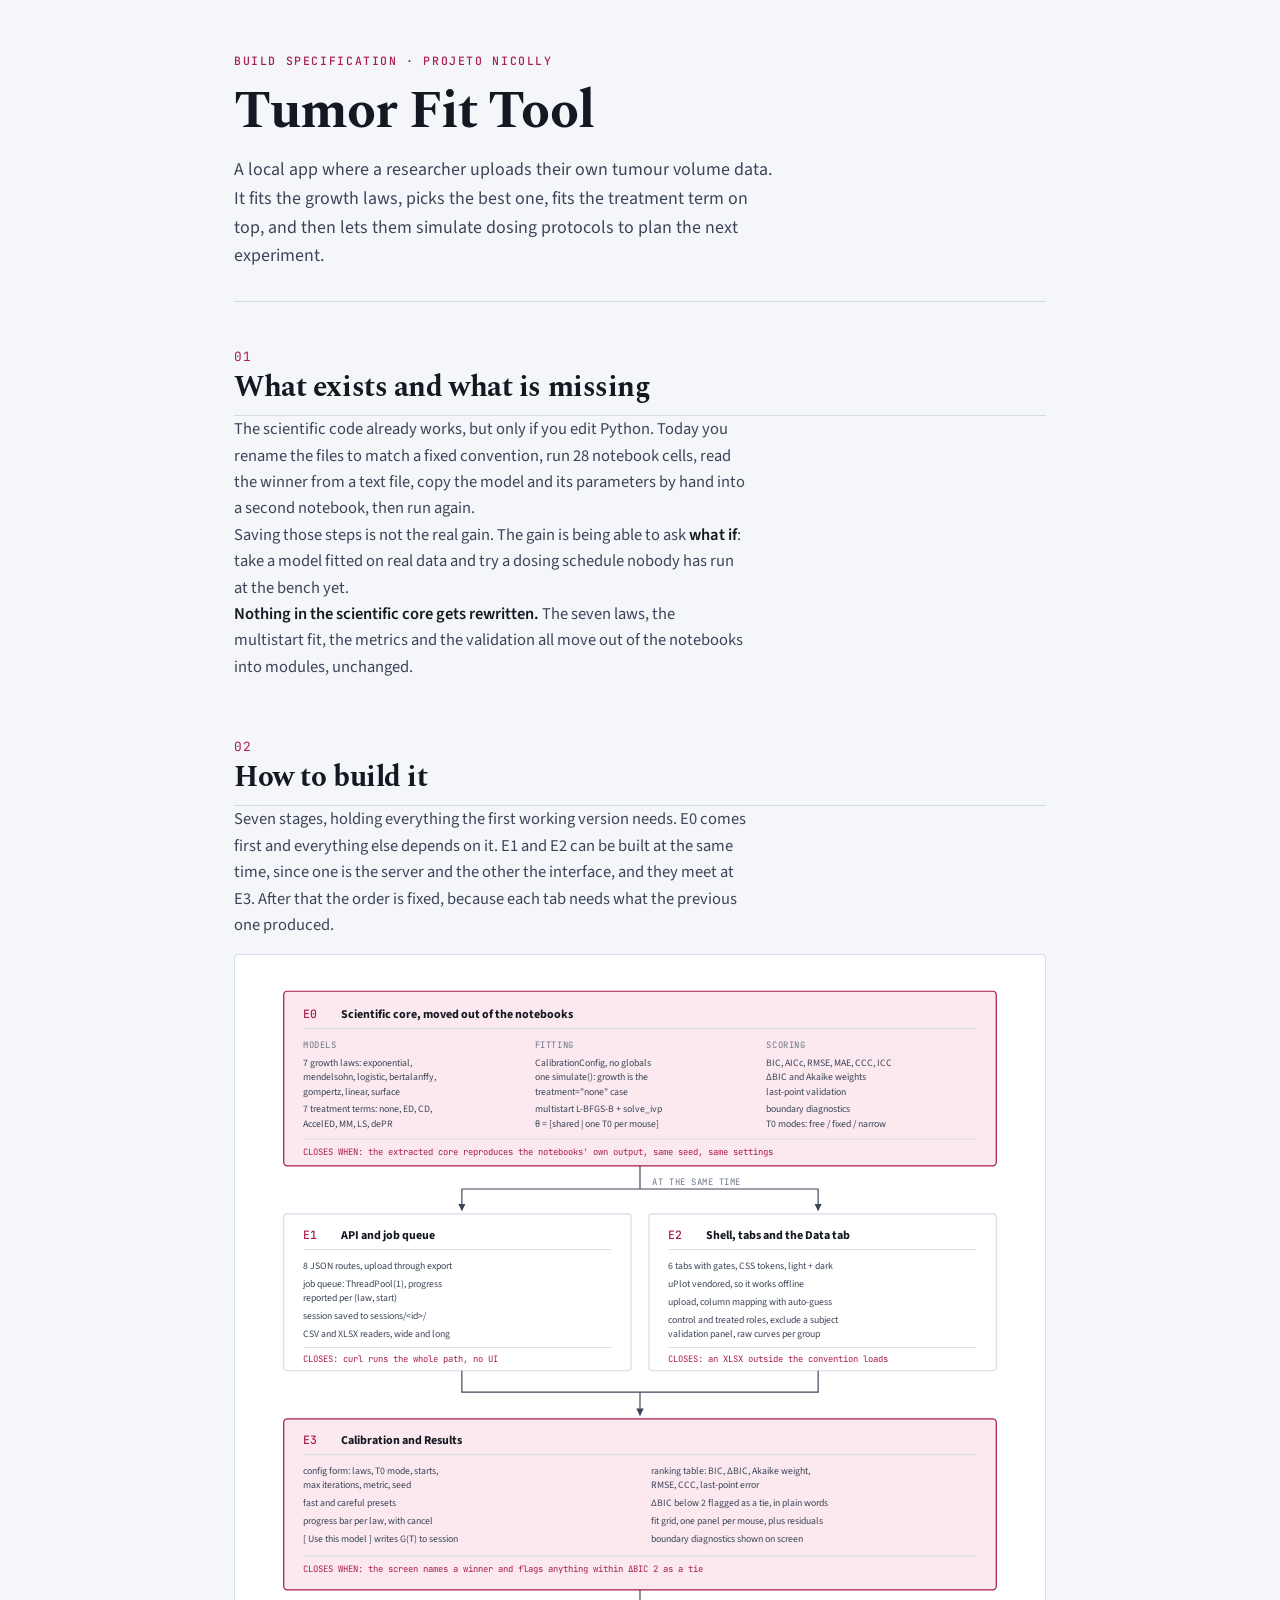
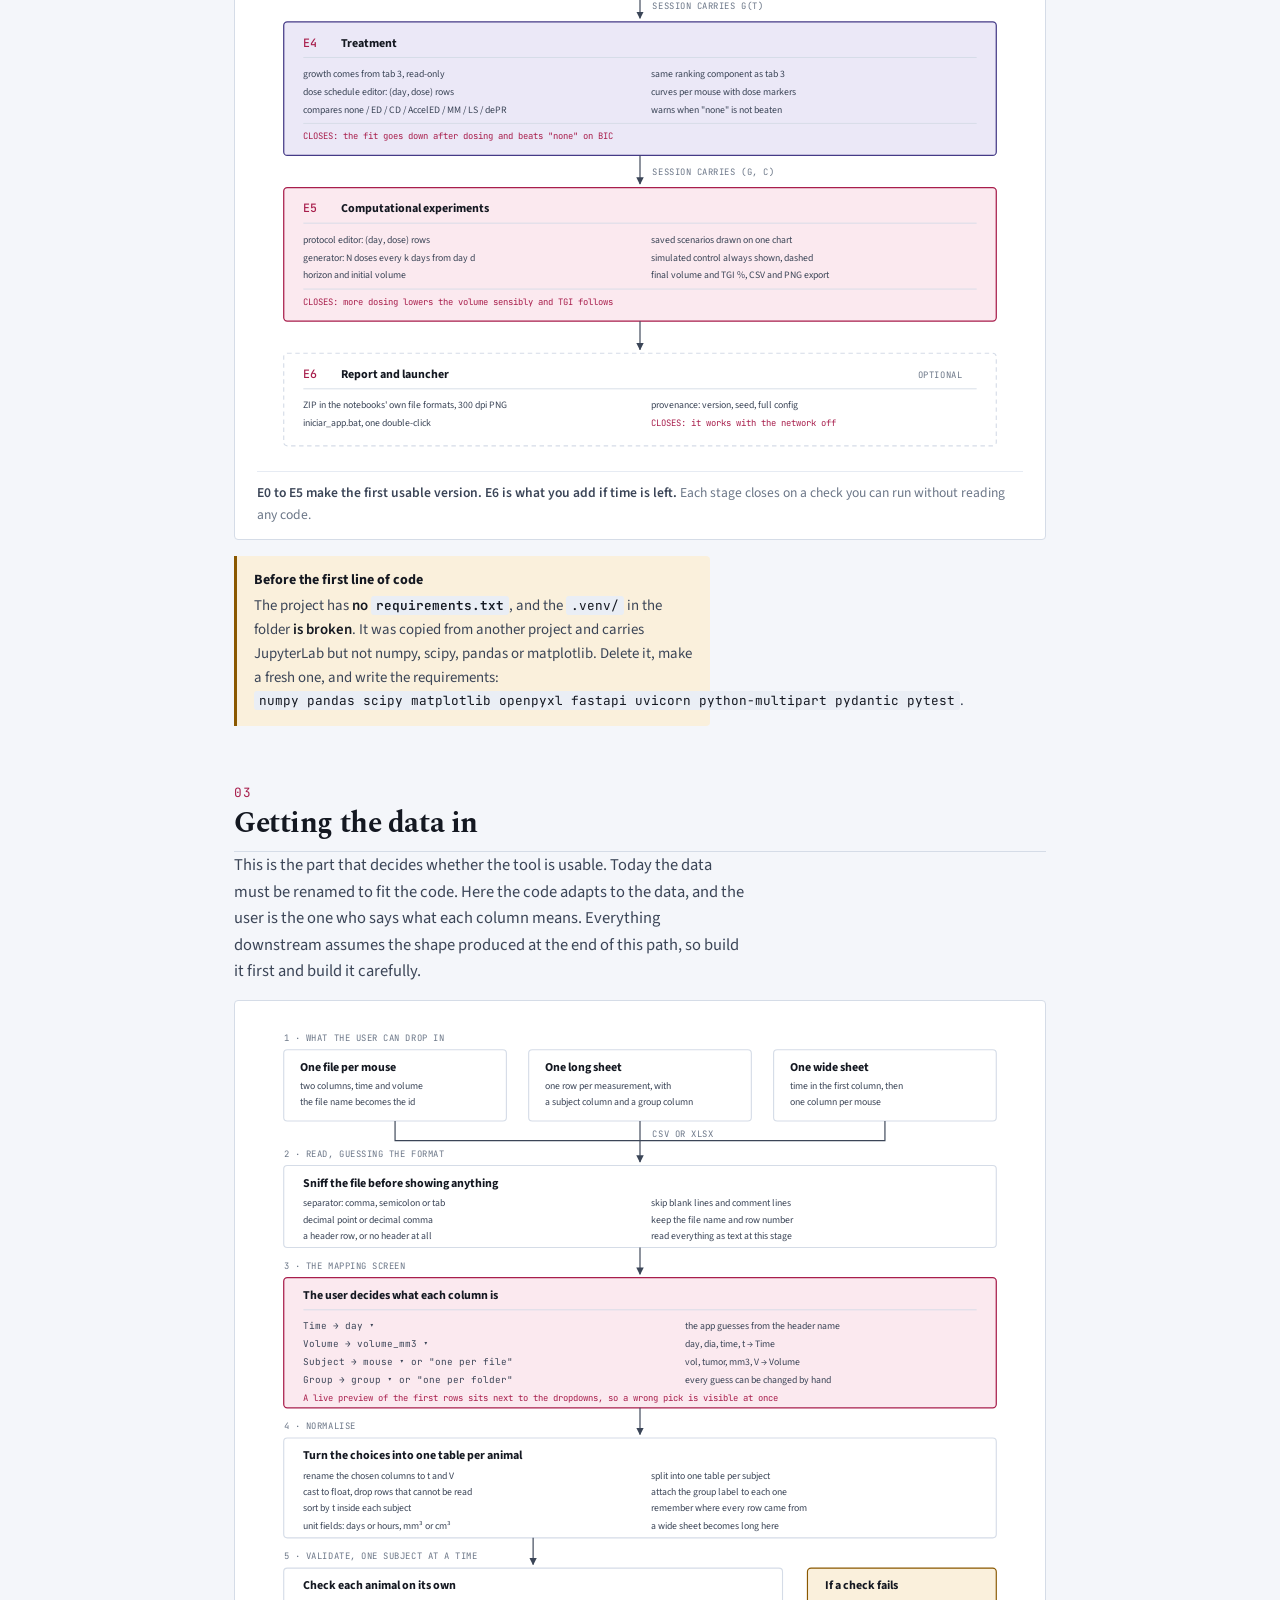
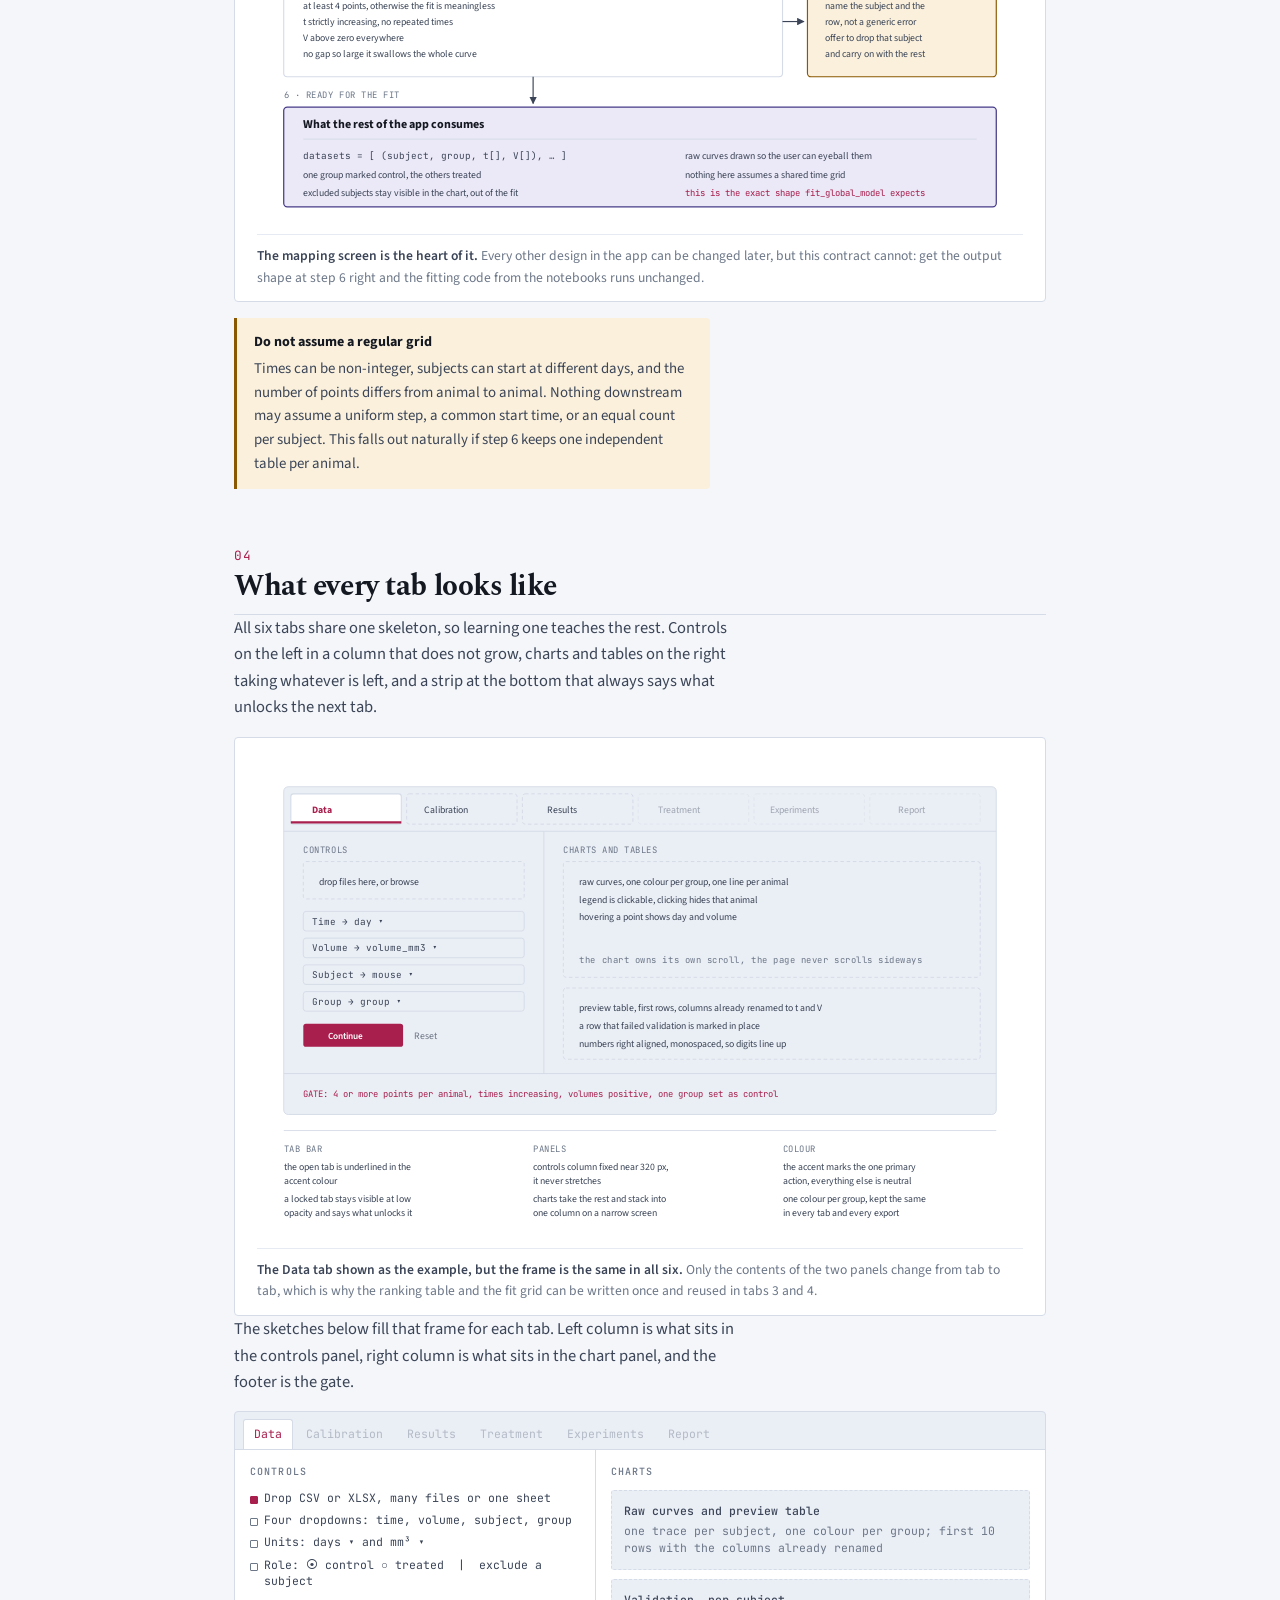
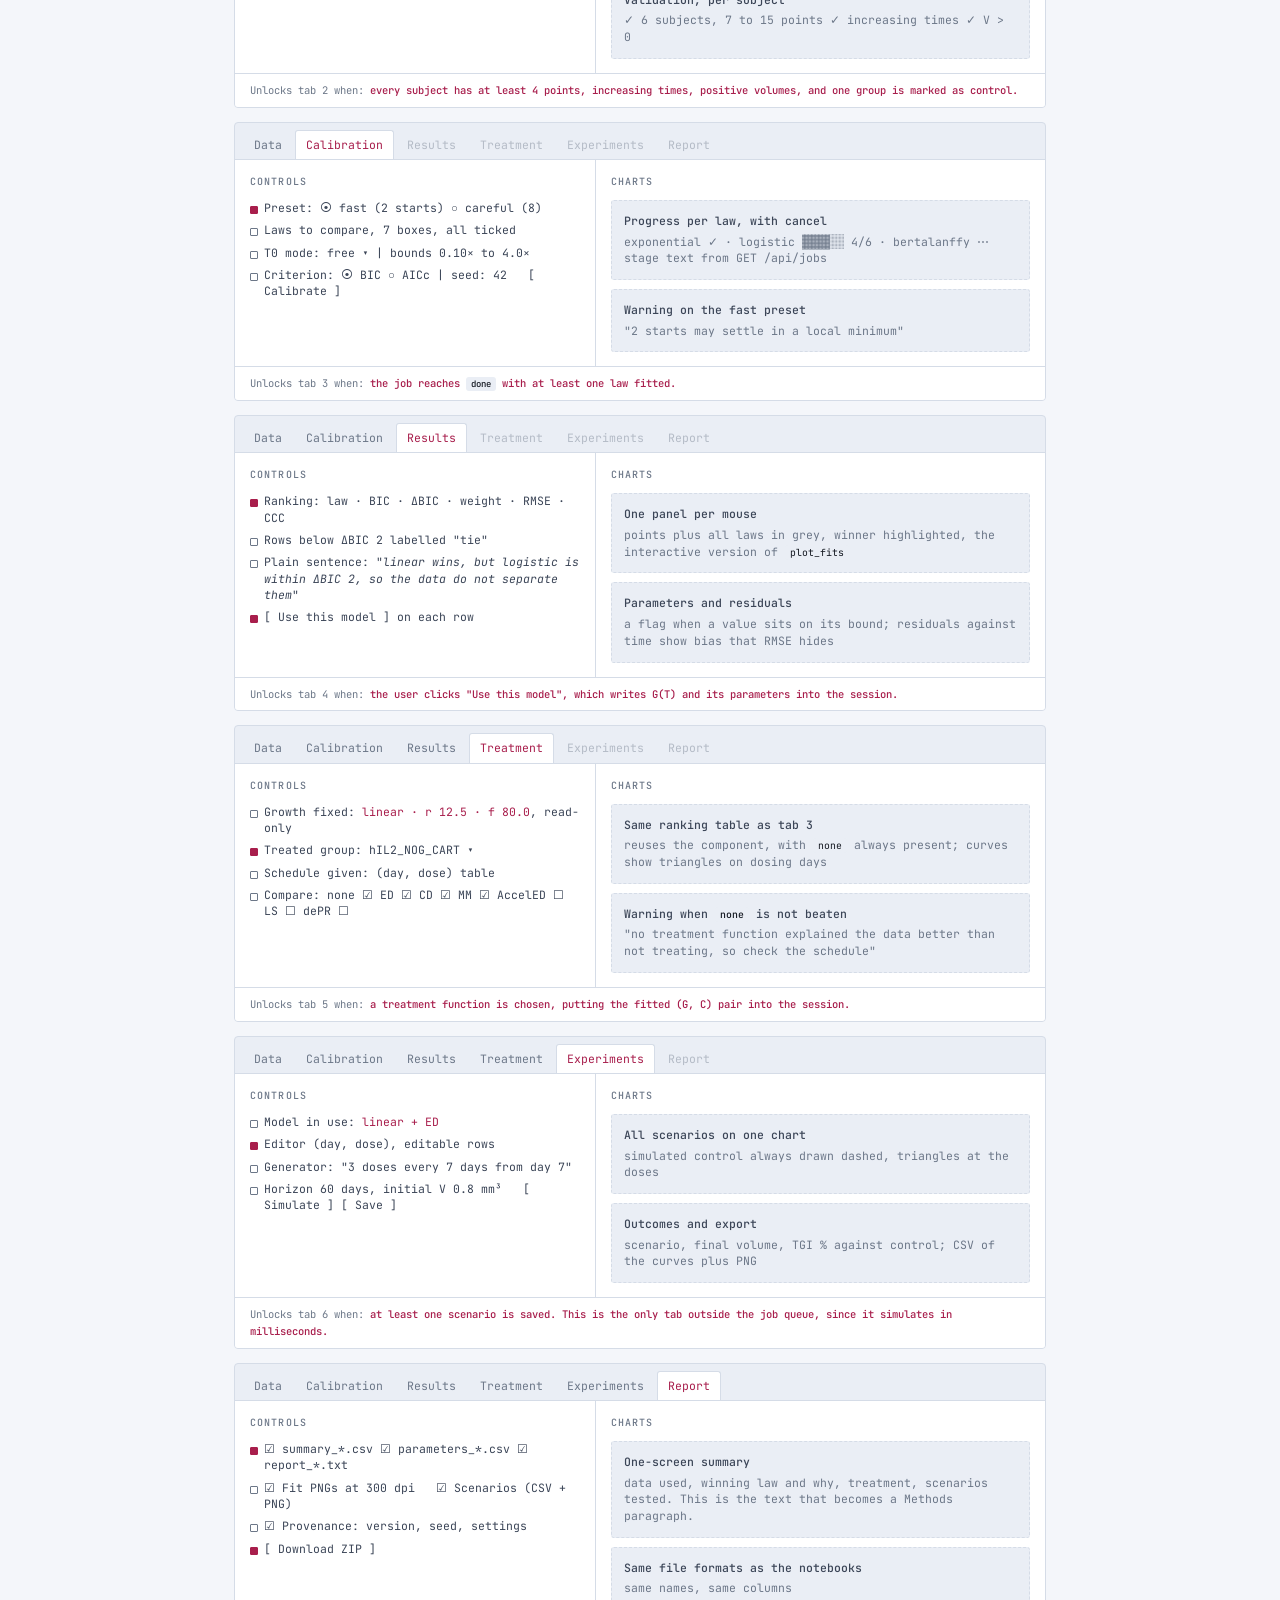
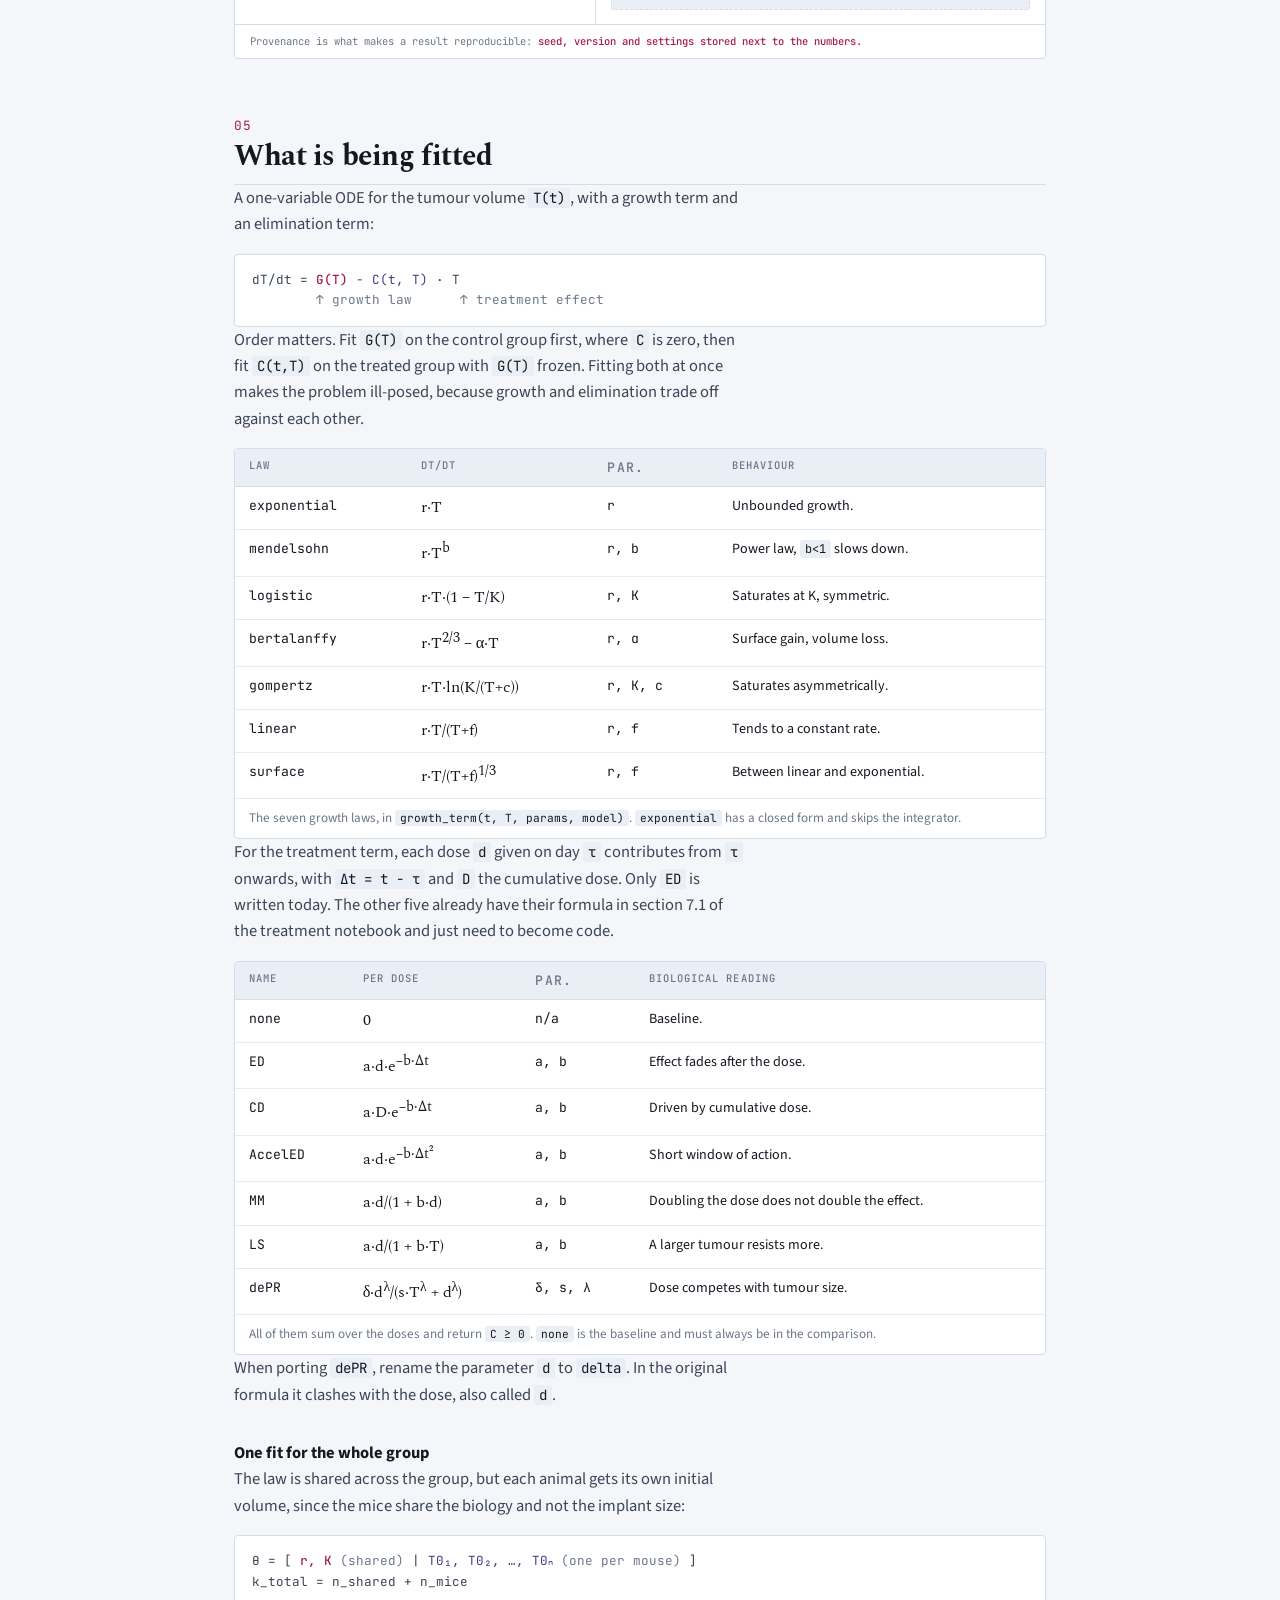
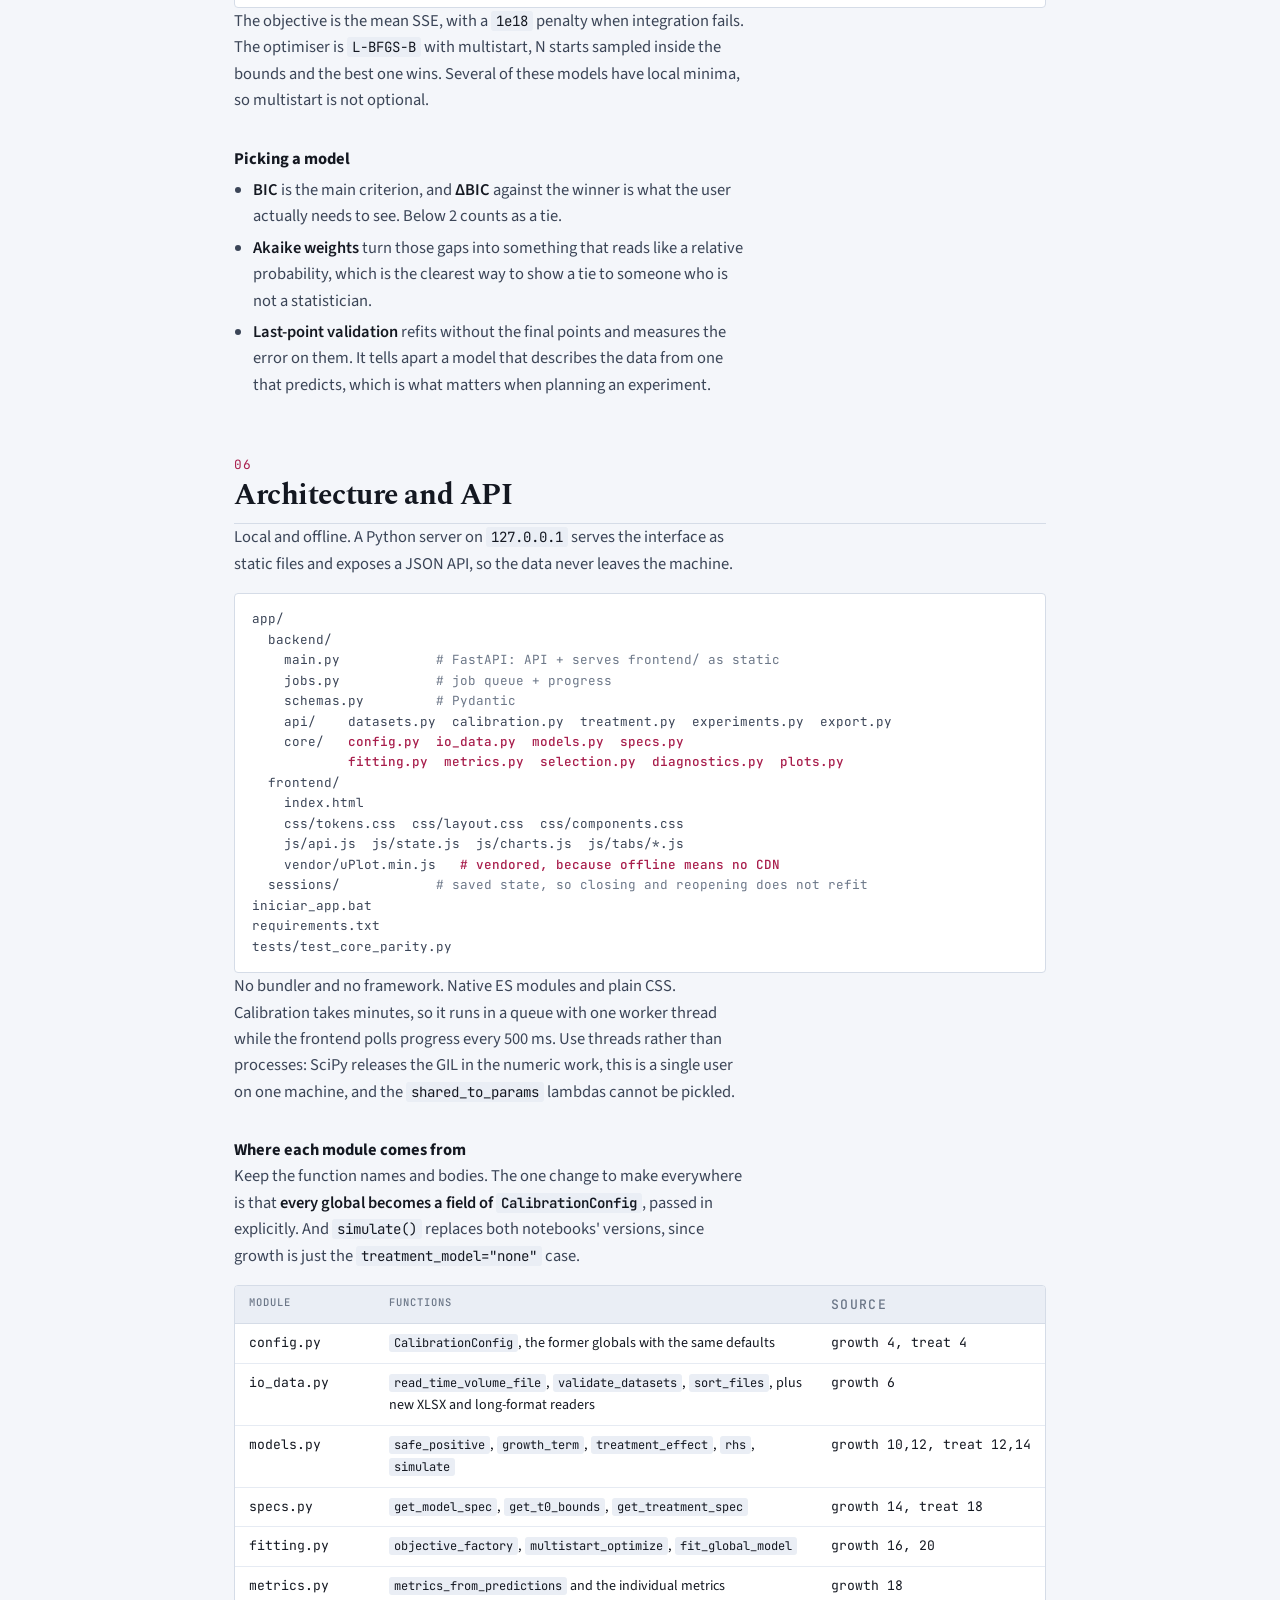
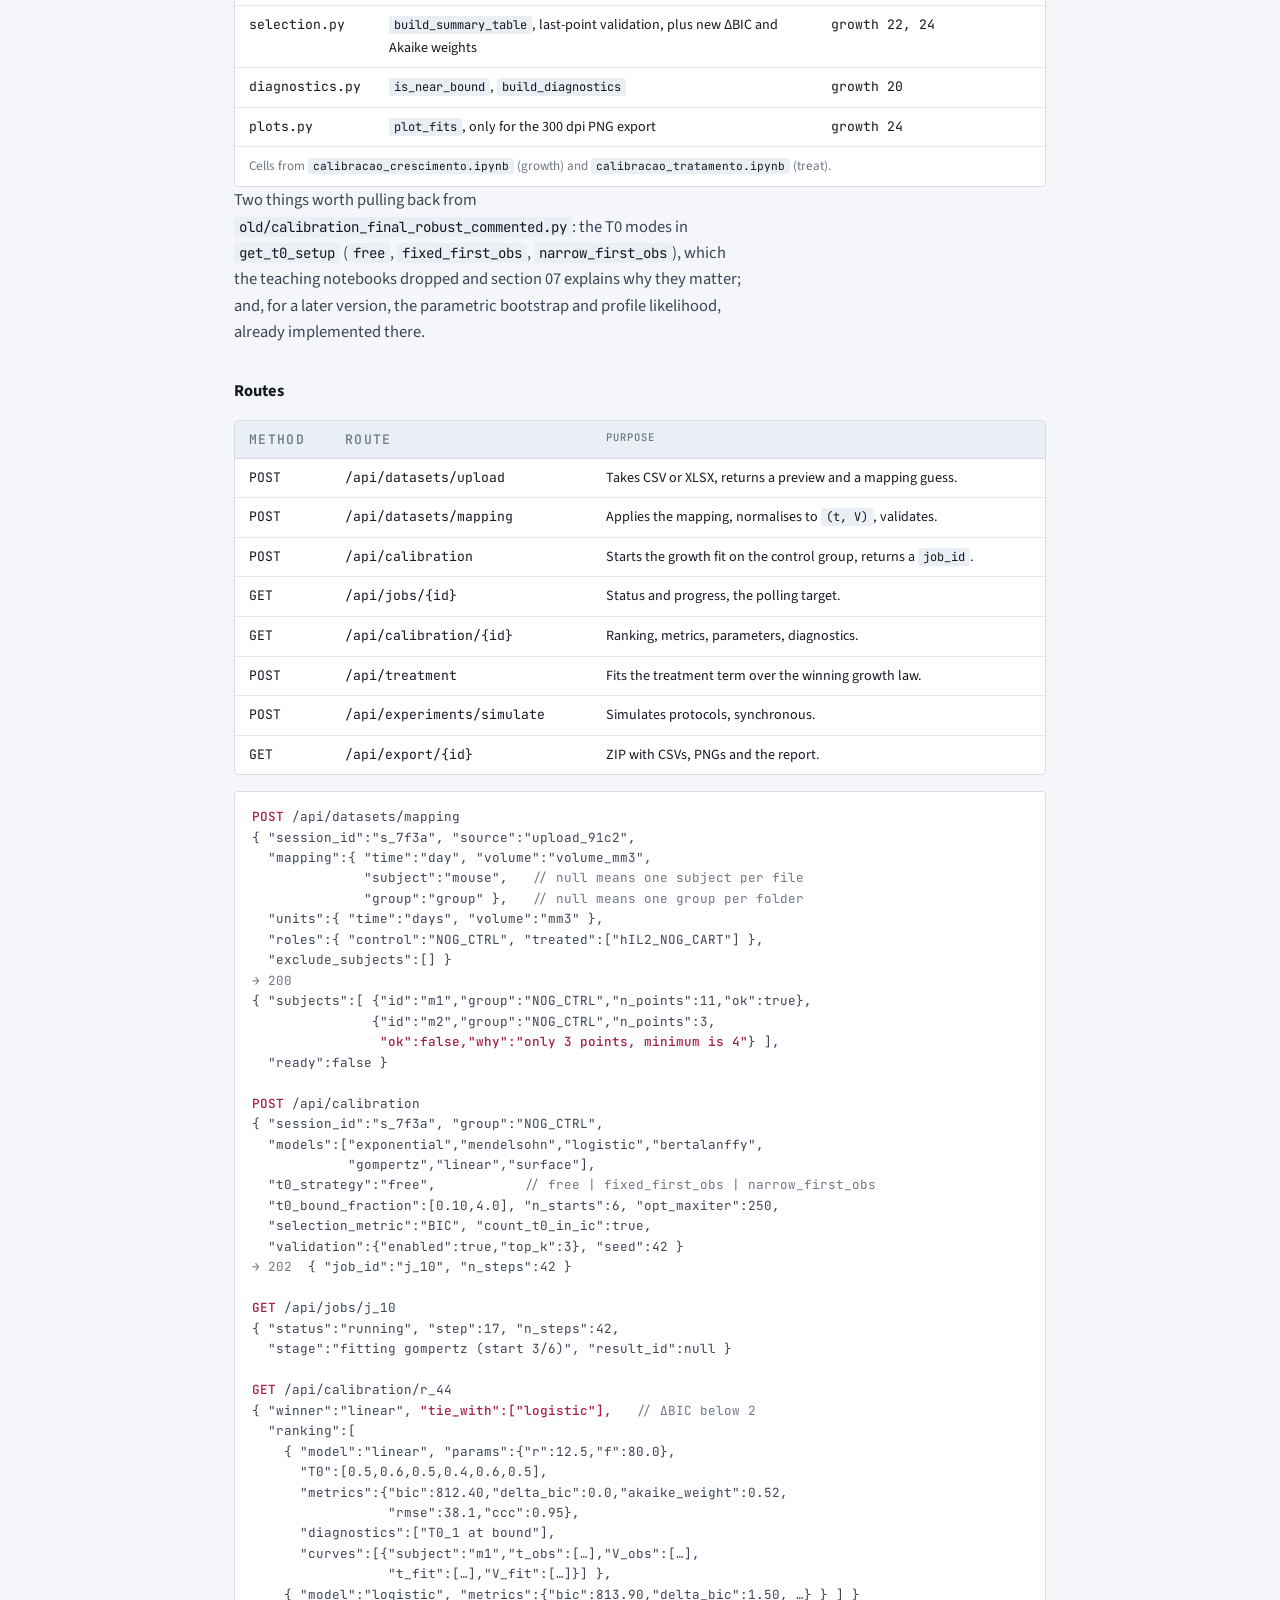
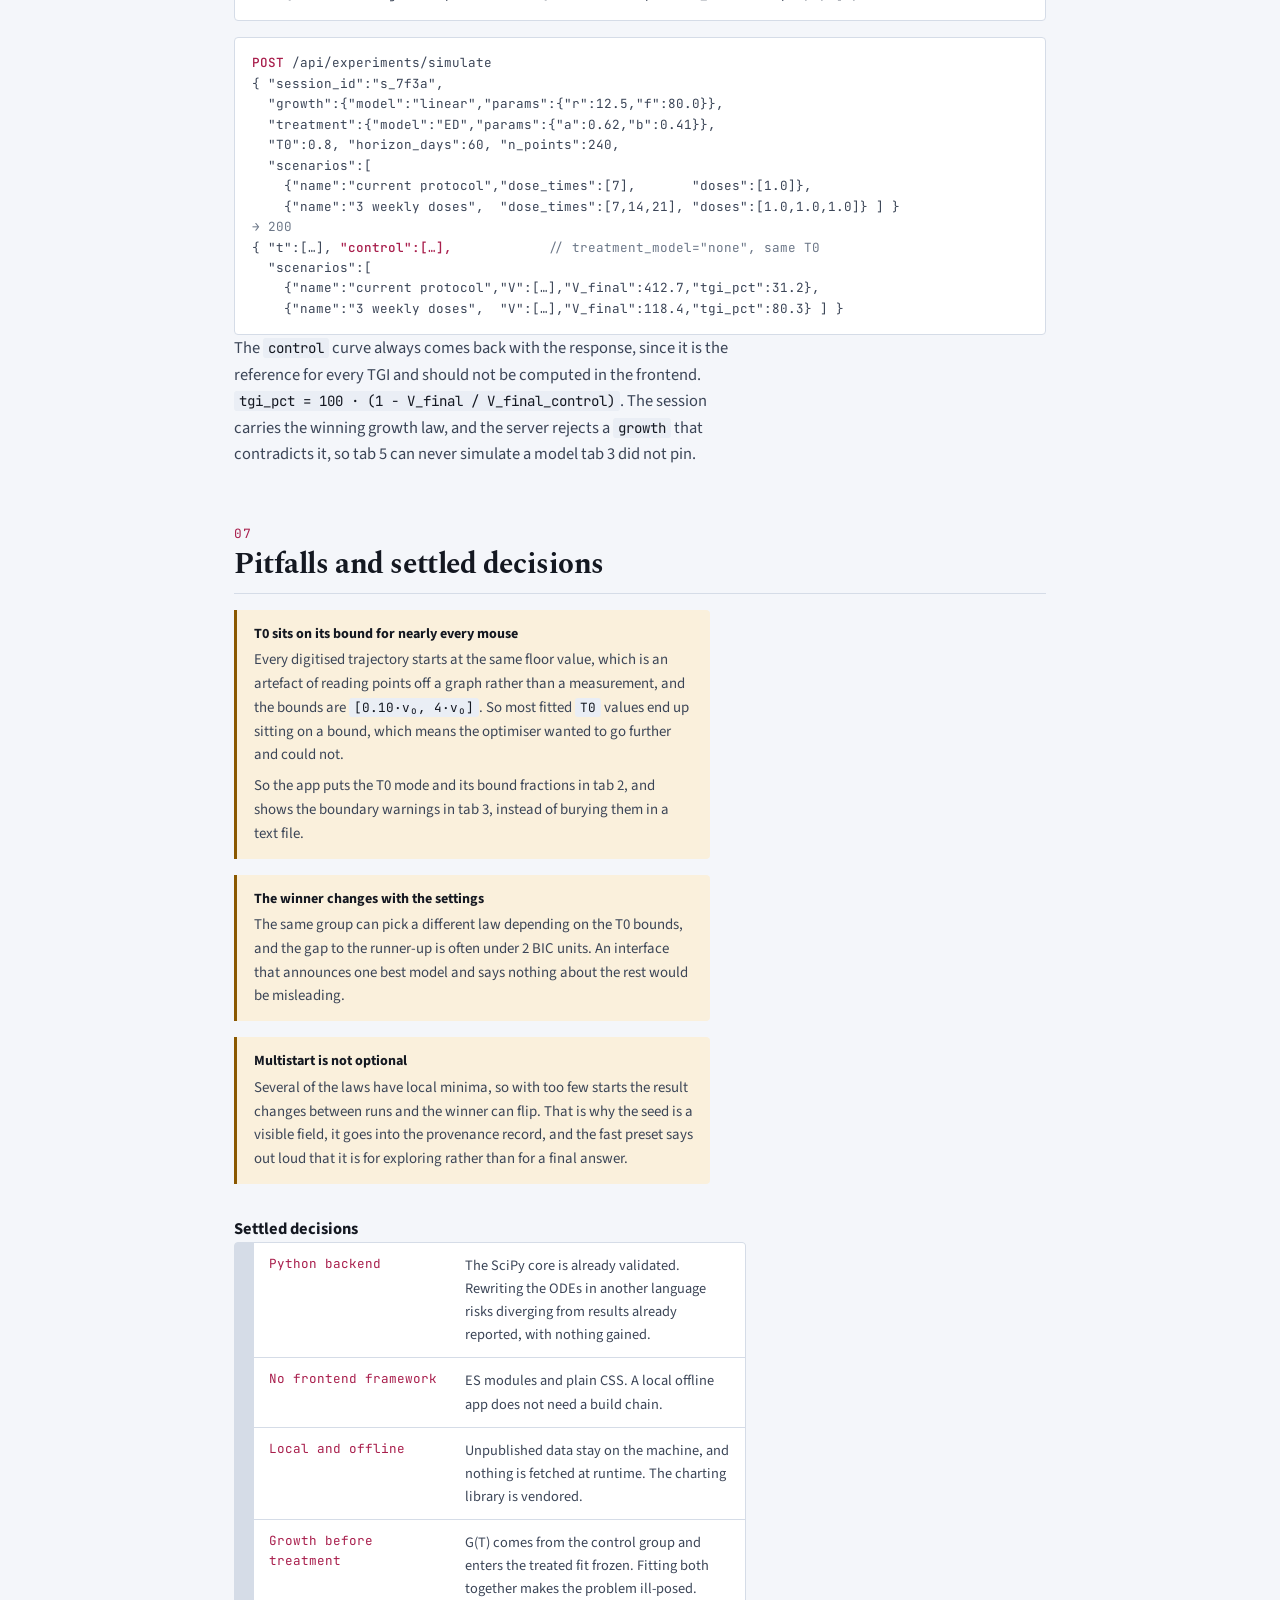
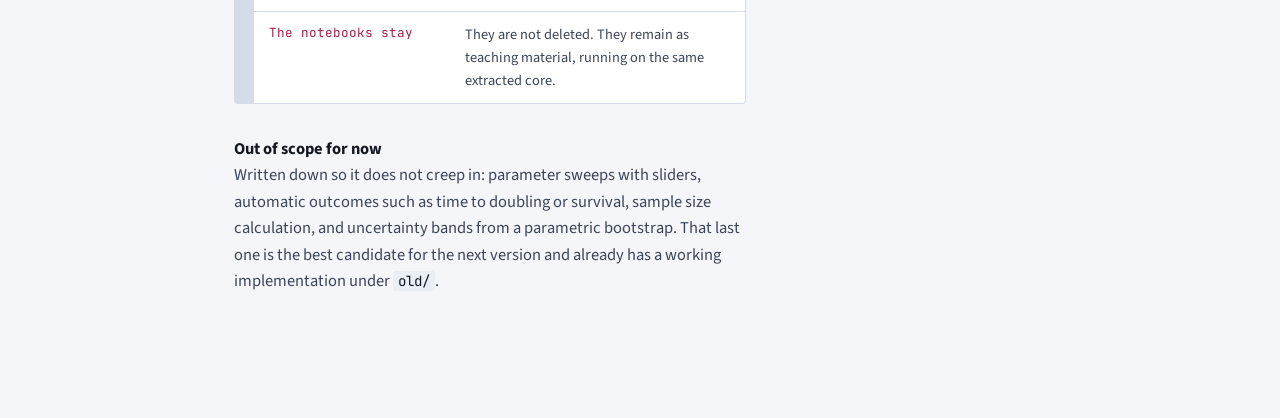
<file: Tumor_Fit_Tool_Spec.html>
<!doctype html>
<html lang="en">
<head>
<meta charset="utf-8">
<meta name="viewport" content="width=device-width, initial-scale=1">
<meta name="description" content="Build specification for a local tool that fits tumour growth and treatment models and simulates dosing protocols.">
<title>Tumor Fit Tool</title>
<link rel="preconnect" href="https://fonts.googleapis.com">
<link rel="preconnect" href="https://fonts.gstatic.com" crossorigin>
<link rel="stylesheet" href="https://fonts.googleapis.com/css2?family=Spectral:ital,wght@0,600;0,700;1,600&family=Source+Sans+3:wght@400;600;700&family=JetBrains+Mono:wght@400;500&display=swap">

<style>
:root{
  --paper:#F4F6FA;
  --surface:#FFFFFF;
  --surface-2:#EAEEF5;
  --ink:#141821;
  --ink-2:#3B4557;
  --muted:#6C7788;
  --line:#D5DCE7;
  --line-soft:#E6EBF3;
  --accent:#A81E4C;
  --accent-soft:#FBE9EF;
  --violet:#453B87;
  --violet-soft:#EBE8F7;
  --warn:#8A5800;
  --warn-soft:#FAF0DC;
  --f-display:"Spectral", Georgia, "Times New Roman", serif;
  --f-body:"Source Sans 3", -apple-system, "Segoe UI", Roboto, sans-serif;
  --f-mono:"JetBrains Mono", ui-monospace, "Cascadia Mono", Consolas, monospace;
}
@media (prefers-color-scheme: dark){
  :root:not([data-theme="light"]){
    --paper:#0E1117; --surface:#151922; --surface-2:#1C212C;
    --ink:#E8ECF3; --ink-2:#BAC4D2; --muted:#8794A6;
    --line:#2B323F; --line-soft:#232936;
    --accent:#F0739C; --accent-soft:#2B1622;
    --violet:#A99CEC; --violet-soft:#1D1A30;
    --warn:#D9A441; --warn-soft:#26200F;
  }
}
:root[data-theme="dark"]{
  --paper:#0E1117; --surface:#151922; --surface-2:#1C212C;
  --ink:#E8ECF3; --ink-2:#BAC4D2; --muted:#8794A6;
  --line:#2B323F; --line-soft:#232936;
  --accent:#F0739C; --accent-soft:#2B1622;
  --violet:#A99CEC; --violet-soft:#1D1A30;
  --warn:#D9A441; --warn-soft:#26200F;
}

*{box-sizing:border-box}
body{
  background:var(--paper); color:var(--ink);
  font-family:var(--f-body); font-size:16.5px; line-height:1.6;
  -webkit-font-smoothing:antialiased;
}
.shell{max-width:860px; margin:0 auto; padding:0 24px 80px}

.masthead{padding:52px 0 30px; border-bottom:1px solid var(--line); margin-bottom:48px}
.kicker{
  font-family:var(--f-mono); font-size:11.5px; font-weight:500;
  letter-spacing:.14em; text-transform:uppercase; color:var(--accent); margin:0 0 14px;
}
.masthead h1{
  font-family:var(--f-display); font-weight:700;
  font-size:clamp(2.3rem,5.6vw,3.3rem); line-height:1.06; letter-spacing:-.02em;
  margin:0 0 16px; text-wrap:balance; max-width:14ch;
}
.masthead .dek{font-size:1.12rem; color:var(--ink-2); max-width:60ch; margin:0}

.sec{margin:0 0 60px}
.sec > * + *{margin-top:16px}
.sec h2{
  font-family:var(--f-display); font-weight:700; font-size:1.8rem; line-height:1.16;
  letter-spacing:-.015em; margin:0; text-wrap:balance;
  padding-bottom:11px; border-bottom:1px solid var(--line);
}
.sec h2 .num{
  font-family:var(--f-mono); font-size:.8rem; font-weight:400; color:var(--accent);
  display:block; margin-bottom:6px; letter-spacing:.1em;
}
.sec h3{font-weight:700; font-size:1.03rem; margin:32px 0 0; color:var(--ink)}
.sec p{max-width:64ch; margin:0; color:var(--ink-2)}
.sec p strong{color:var(--ink); font-weight:600}
.sec ul{max-width:64ch; margin:0; padding-left:1.15em; color:var(--ink-2)}
.sec li{margin:5px 0}
.sec li strong{color:var(--ink); font-weight:600}

code{
  font-family:var(--f-mono); font-size:.855em; background:var(--surface-2);
  padding:1px 5px; border-radius:3px; color:var(--ink); white-space:nowrap;
}

.tw{overflow-x:auto; border:1px solid var(--line); border-radius:4px; background:var(--surface)}
table{border-collapse:collapse; width:100%; font-size:.88rem; min-width:460px}
th,td{text-align:left; padding:8px 14px; border-bottom:1px solid var(--line-soft); vertical-align:top}
thead th{
  font-family:var(--f-mono); font-size:10.5px; font-weight:500; letter-spacing:.1em;
  text-transform:uppercase; color:var(--muted); background:var(--surface-2);
  border-bottom:1px solid var(--line); white-space:nowrap;
}
tbody tr:last-child td{border-bottom:none}
td.mono,th.mono{font-family:var(--f-mono); font-variant-numeric:tabular-nums; font-size:.82rem; white-space:nowrap}
td.eq{font-family:var(--f-display); font-size:1.02rem; white-space:nowrap}
caption{
  caption-side:bottom; text-align:left; padding:9px 14px; font-size:.82rem;
  color:var(--muted); border-top:1px solid var(--line-soft);
}

.note{
  max-width:68ch; border-left:3px solid var(--warn); background:var(--warn-soft);
  padding:13px 17px; border-radius:0 4px 4px 0; font-size:.93rem; color:var(--ink-2);
}
.note b{display:block; color:var(--ink); font-weight:700; margin-bottom:3px; font-size:.88rem}
.note p{max-width:none; color:inherit; margin:0}
.note p + p{margin-top:7px}

figure{margin:0; background:var(--surface); border:1px solid var(--line); border-radius:4px; padding:22px 22px 0}
figure svg{width:100%; height:auto; display:block; color:var(--ink-2)}
figcaption{
  border-top:1px solid var(--line-soft); margin-top:16px; padding:10px 0 13px;
  font-size:.85rem; color:var(--muted);
}
figcaption b{color:var(--ink-2); font-weight:600}
.sv-box{fill:var(--surface); stroke:var(--line); stroke-width:1.25}
.sv-box-a{fill:var(--accent-soft); stroke:var(--accent); stroke-width:1.4}
.sv-box-v{fill:var(--violet-soft); stroke:var(--violet); stroke-width:1.4}
.sv-box-w{fill:var(--warn-soft); stroke:var(--warn); stroke-width:1.3}
.sv-fill{fill:var(--surface-2); stroke:var(--line); stroke-width:1}
.sv-ghost{fill:none; stroke:var(--line); stroke-width:1.1; stroke-dasharray:4 3}
.sv-btn{fill:var(--accent); stroke:none}
.sv-t{font-family:var(--f-body); font-size:13.5px; fill:var(--ink); font-weight:700}
.sv-i{font-family:var(--f-body); font-size:11px; fill:var(--ink-2)}
.sv-m{font-family:var(--f-mono); font-size:10px; fill:var(--muted); letter-spacing:.06em}
.sv-ma{font-family:var(--f-mono); font-size:10px; fill:var(--accent)}
.sv-mc{font-family:var(--f-mono); font-size:10.5px; fill:var(--ink-2)}
.sv-tag{font-family:var(--f-mono); font-size:13px; fill:var(--accent); font-weight:500}
.sv-line{stroke:var(--ink-2); stroke-width:1.3; fill:none}
.sv-rule{stroke:var(--line); stroke-width:1; fill:none}
.sv-on-btn{font-family:var(--f-body); font-size:10.5px; fill:#fff; font-weight:600}
:root[data-theme="dark"] .sv-on-btn{fill:#20090F}
@media (prefers-color-scheme:dark){:root:not([data-theme="light"]) .sv-on-btn{fill:#20090F}}

pre{
  margin:0; background:var(--surface); border:1px solid var(--line); border-radius:4px;
  padding:15px 17px; overflow-x:auto; font-family:var(--f-mono); font-size:.79rem;
  line-height:1.62; color:var(--ink-2);
}
pre b{color:var(--accent); font-weight:500}
pre i{color:var(--muted); font-style:normal}
pre u{color:var(--violet); text-decoration:none}

.wf{border:1px solid var(--line); border-radius:4px; background:var(--surface-2); overflow:hidden; font-family:var(--f-mono); font-size:11.5px}
.wf + .wf{margin-top:14px}
.wf-bar{display:flex; gap:2px; padding:7px 8px 0; border-bottom:1px solid var(--line); overflow-x:auto}
.wf-bar span{padding:5px 10px; white-space:nowrap; color:var(--muted); border:1px solid transparent; border-bottom:none; border-radius:3px 3px 0 0}
.wf-bar span.on{background:var(--surface); color:var(--accent); border-color:var(--line); margin-bottom:-1px}
.wf-bar span.off{opacity:.42}
.wf-body{display:grid; grid-template-columns:minmax(0,1fr) minmax(0,1.25fr); gap:1px; background:var(--line)}
@media (max-width:620px){.wf-body{grid-template-columns:minmax(0,1fr)}}
.wf-col{background:var(--surface); padding:14px 15px; min-width:0}
.wf-col h5{margin:0 0 10px; font-size:10px; letter-spacing:.11em; text-transform:uppercase; color:var(--muted); font-weight:500}
.wf-col ul{list-style:none; margin:0; padding:0; display:flex; flex-direction:column; gap:6px; max-width:none}
.wf-col li{color:var(--ink-2); line-height:1.42; padding-left:14px; position:relative; margin:0}
.wf-col li::before{content:""; position:absolute; left:0; top:6px; width:6px; height:6px; border:1px solid var(--muted); border-radius:1px}
.wf-col li.act::before{background:var(--accent); border-color:var(--accent)}
.wf-plot{border:1px dashed var(--line); border-radius:3px; background:var(--surface-2); padding:12px; color:var(--muted); line-height:1.45}
.wf-plot + .wf-plot{margin-top:9px}
.wf-plot b{display:block; color:var(--ink-2); font-weight:500; margin-bottom:4px}
.wf-foot{background:var(--surface); border-top:1px solid var(--line); padding:8px 15px; color:var(--muted); font-size:10.5px}
.wf-foot b{color:var(--accent); font-weight:500}

.closed{list-style:none; padding:0; display:flex; flex-direction:column; gap:1px; background:var(--line); border:1px solid var(--line); border-radius:4px; overflow:hidden; max-width:none}
.closed li{background:var(--surface); margin:0; padding:11px 15px; display:grid; grid-template-columns:180px minmax(0,1fr); gap:16px; font-size:.9rem}
@media (max-width:620px){.closed li{grid-template-columns:minmax(0,1fr); gap:3px}}
.closed li > span:first-child{font-family:var(--f-mono); font-size:.79rem; color:var(--accent)}
</style>
<style>
html{color-scheme:light dark}
body{margin:0}
img{max-width:100%}
[hidden]{display:none!important}
@media print{
  :root{--paper:#fff;--surface:#fff;--surface-2:#f2f4f8;--ink:#000;--ink-2:#333;
        --muted:#666;--line:#bbb;--line-soft:#ddd;--accent:#8f1740;--accent-soft:#fbeaf0;
        --violet:#3b3275;--violet-soft:#eeecf8;--warn:#7a4d00;--warn-soft:#fbf2df}
  .shell{max-width:none;padding:0 12mm 12mm}
  .masthead{padding-top:0}
  figure,.wf,.tw,.note,pre,.closed{break-inside:avoid;page-break-inside:avoid}
  .sec h2{break-after:avoid;page-break-after:avoid}
}
</style>
</head>
<body>
<div class="shell">

  <header class="masthead">
    <p class="kicker">Build specification · Projeto Nicolly</p>
    <h1>Tumor Fit Tool</h1>
    <p class="dek">A local app where a researcher uploads their own tumour volume data. It fits the growth laws, picks the best one, fits the treatment term on top, and then lets them simulate dosing protocols to plan the next experiment.</p>
  </header>

  <main>

    <!-- ============ 01 ============ -->
    <section class="sec" id="s1">
      <h2><span class="num">01</span>What exists and what is missing</h2>
      <p>The scientific code already works, but only if you edit Python. Today you rename the files to match a fixed convention, run 28 notebook cells, read the winner from a text file, copy the model and its parameters by hand into a second notebook, then run again.</p>
      <p>Saving those steps is not the real gain. The gain is being able to ask <strong>what if</strong>: take a model fitted on real data and try a dosing schedule nobody has run at the bench yet.</p>
      <p><strong>Nothing in the scientific core gets rewritten.</strong> The seven laws, the multistart fit, the metrics and the validation all move out of the notebooks into modules, unchanged.</p>
    </section>

    <!-- ============ 02 ============ -->
    <section class="sec" id="s2">
      <h2><span class="num">02</span>How to build it</h2>
      <p>Seven stages, holding everything the first working version needs. E0 comes first and everything else depends on it. E1 and E2 can be built at the same time, since one is the server and the other the interface, and they meet at E3. After that the order is fixed, because each tab needs what the previous one produced.</p>

      <figure>
        <svg viewBox="0 0 860 1210" role="img" aria-label="Build flowchart covering the whole first version: stage E0 extracts the scientific core, E1 API and E2 frontend run in parallel and meet at E3 calibration and results, then E4 treatment, E5 experiments and optional E6 report, each stage listing what it delivers and the test that closes it">
          <defs>
            <marker id="bc" viewBox="0 0 10 10" refX="9" refY="5" markerWidth="6.5" markerHeight="6.5" orient="auto-start-reverse">
              <path d="M0,0 L10,5 L0,10 z" fill="currentColor"/>
            </marker>
          </defs>

          <rect class="sv-box-a" x="30" y="16" width="800" height="196" rx="4"/>
          <text class="sv-tag" x="52" y="46">E0</text>
          <text class="sv-t" x="94" y="46">Scientific core, moved out of the notebooks</text>
          <line class="sv-rule" x1="52" y1="58" x2="808" y2="58"/>

          <text class="sv-m" x="52" y="80">MODELS</text>
          <text class="sv-i" x="52" y="100">7 growth laws: exponential,</text>
          <text class="sv-i" x="52" y="116">mendelsohn, logistic, bertalanffy,</text>
          <text class="sv-i" x="52" y="132">gompertz, linear, surface</text>
          <text class="sv-i" x="52" y="152">7 treatment terms: none, ED, CD,</text>
          <text class="sv-i" x="52" y="168">AccelED, MM, LS, dePR</text>

          <text class="sv-m" x="312" y="80">FITTING</text>
          <text class="sv-i" x="312" y="100">CalibrationConfig, no globals</text>
          <text class="sv-i" x="312" y="116">one simulate(): growth is the</text>
          <text class="sv-i" x="312" y="132">treatment=&quot;none&quot; case</text>
          <text class="sv-i" x="312" y="152">multistart L-BFGS-B + solve_ivp</text>
          <text class="sv-i" x="312" y="168">θ = [shared | one T0 per mouse]</text>

          <text class="sv-m" x="572" y="80">SCORING</text>
          <text class="sv-i" x="572" y="100">BIC, AICc, RMSE, MAE, CCC, ICC</text>
          <text class="sv-i" x="572" y="116">ΔBIC and Akaike weights</text>
          <text class="sv-i" x="572" y="132">last-point validation</text>
          <text class="sv-i" x="572" y="152">boundary diagnostics</text>
          <text class="sv-i" x="572" y="168">T0 modes: free / fixed / narrow</text>

          <line class="sv-rule" x1="52" y1="182" x2="808" y2="182"/>
          <text class="sv-ma" x="52" y="200">CLOSES WHEN: the extracted core reproduces the notebooks' own output, same seed, same settings</text>

          <line class="sv-line" x1="430" y1="212" x2="430" y2="238"/>
          <path class="sv-line" d="M430 238 L230 238 L230 262" marker-end="url(#bc)"/>
          <path class="sv-line" d="M430 238 L630 238 L630 262" marker-end="url(#bc)"/>
          <text class="sv-m" x="444" y="234">AT THE SAME TIME</text>

          <rect class="sv-box" x="30" y="266" width="390" height="176" rx="4"/>
          <text class="sv-tag" x="52" y="294">E1</text>
          <text class="sv-t" x="94" y="294">API and job queue</text>
          <line class="sv-rule" x1="52" y1="306" x2="398" y2="306"/>
          <text class="sv-i" x="52" y="328">8 JSON routes, upload through export</text>
          <text class="sv-i" x="52" y="348">job queue: ThreadPool(1), progress</text>
          <text class="sv-i" x="52" y="364">reported per (law, start)</text>
          <text class="sv-i" x="52" y="384">session saved to sessions/&lt;id&gt;/</text>
          <text class="sv-i" x="52" y="404">CSV and XLSX readers, wide and long</text>
          <line class="sv-rule" x1="52" y1="416" x2="398" y2="416"/>
          <text class="sv-ma" x="52" y="432">CLOSES: curl runs the whole path, no UI</text>

          <rect class="sv-box" x="440" y="266" width="390" height="176" rx="4"/>
          <text class="sv-tag" x="462" y="294">E2</text>
          <text class="sv-t" x="504" y="294">Shell, tabs and the Data tab</text>
          <line class="sv-rule" x1="462" y1="306" x2="808" y2="306"/>
          <text class="sv-i" x="462" y="328">6 tabs with gates, CSS tokens, light + dark</text>
          <text class="sv-i" x="462" y="348">uPlot vendored, so it works offline</text>
          <text class="sv-i" x="462" y="368">upload, column mapping with auto-guess</text>
          <text class="sv-i" x="462" y="388">control and treated roles, exclude a subject</text>
          <text class="sv-i" x="462" y="404">validation panel, raw curves per group</text>
          <line class="sv-rule" x1="462" y1="416" x2="808" y2="416"/>
          <text class="sv-ma" x="462" y="432">CLOSES: an XLSX outside the convention loads</text>

          <path class="sv-line" d="M230 442 L230 466 L430 466"/>
          <path class="sv-line" d="M630 442 L630 466 L430 466"/>
          <line class="sv-line" x1="430" y1="466" x2="430" y2="492" marker-end="url(#bc)"/>

          <rect class="sv-box-a" x="30" y="496" width="800" height="192" rx="4"/>
          <text class="sv-tag" x="52" y="524">E3</text>
          <text class="sv-t" x="94" y="524">Calibration and Results</text>
          <line class="sv-rule" x1="52" y1="536" x2="808" y2="536"/>
          <text class="sv-i" x="52" y="558">config form: laws, T0 mode, starts,</text>
          <text class="sv-i" x="52" y="574">max iterations, metric, seed</text>
          <text class="sv-i" x="52" y="594">fast and careful presets</text>
          <text class="sv-i" x="52" y="614">progress bar per law, with cancel</text>
          <text class="sv-i" x="52" y="634">[ Use this model ] writes G(T) to session</text>

          <text class="sv-i" x="442" y="558">ranking table: BIC, ΔBIC, Akaike weight,</text>
          <text class="sv-i" x="442" y="574">RMSE, CCC, last-point error</text>
          <text class="sv-i" x="442" y="594">ΔBIC below 2 flagged as a tie, in plain words</text>
          <text class="sv-i" x="442" y="614">fit grid, one panel per mouse, plus residuals</text>
          <text class="sv-i" x="442" y="634">boundary diagnostics shown on screen</text>
          <line class="sv-rule" x1="52" y1="650" x2="808" y2="650"/>
          <text class="sv-ma" x="52" y="668">CLOSES WHEN: the screen names a winner and flags anything within ΔBIC 2 as a tie</text>

          <line class="sv-line" x1="430" y1="688" x2="430" y2="720" marker-end="url(#bc)"/>
          <text class="sv-m" x="444" y="710">SESSION CARRIES G(T)</text>

          <rect class="sv-box-v" x="30" y="724" width="800" height="150" rx="4"/>
          <text class="sv-tag" x="52" y="752">E4</text>
          <text class="sv-t" x="94" y="752">Treatment</text>
          <line class="sv-rule" x1="52" y1="764" x2="808" y2="764"/>
          <text class="sv-i" x="52" y="786">growth comes from tab 3, read-only</text>
          <text class="sv-i" x="52" y="806">dose schedule editor: (day, dose) rows</text>
          <text class="sv-i" x="52" y="826">compares none / ED / CD / AccelED / MM / LS / dePR</text>

          <text class="sv-i" x="442" y="786">same ranking component as tab 3</text>
          <text class="sv-i" x="442" y="806">curves per mouse with dose markers</text>
          <text class="sv-i" x="442" y="826">warns when &quot;none&quot; is not beaten</text>
          <line class="sv-rule" x1="52" y1="838" x2="808" y2="838"/>
          <text class="sv-ma" x="52" y="856">CLOSES: the fit goes down after dosing and beats &quot;none&quot; on BIC</text>

          <line class="sv-line" x1="430" y1="874" x2="430" y2="906" marker-end="url(#bc)"/>
          <text class="sv-m" x="444" y="896">SESSION CARRIES (G, C)</text>

          <rect class="sv-box-a" x="30" y="910" width="800" height="150" rx="4"/>
          <text class="sv-tag" x="52" y="938">E5</text>
          <text class="sv-t" x="94" y="938">Computational experiments</text>
          <line class="sv-rule" x1="52" y1="950" x2="808" y2="950"/>
          <text class="sv-i" x="52" y="972">protocol editor: (day, dose) rows</text>
          <text class="sv-i" x="52" y="992">generator: N doses every k days from day d</text>
          <text class="sv-i" x="52" y="1012">horizon and initial volume</text>

          <text class="sv-i" x="442" y="972">saved scenarios drawn on one chart</text>
          <text class="sv-i" x="442" y="992">simulated control always shown, dashed</text>
          <text class="sv-i" x="442" y="1012">final volume and TGI %, CSV and PNG export</text>
          <line class="sv-rule" x1="52" y1="1024" x2="808" y2="1024"/>
          <text class="sv-ma" x="52" y="1042">CLOSES: more dosing lowers the volume sensibly and TGI follows</text>

          <line class="sv-line" x1="430" y1="1060" x2="430" y2="1092" marker-end="url(#bc)"/>

          <rect class="sv-box" x="30" y="1096" width="800" height="104" rx="4" stroke-dasharray="5 4"/>
          <text class="sv-tag" x="52" y="1124">E6</text>
          <text class="sv-t" x="94" y="1124">Report and launcher</text>
          <text class="sv-m" x="742" y="1124">OPTIONAL</text>
          <line class="sv-rule" x1="52" y1="1136" x2="808" y2="1136"/>
          <text class="sv-i" x="52" y="1158">ZIP in the notebooks' own file formats, 300 dpi PNG</text>
          <text class="sv-i" x="442" y="1158">provenance: version, seed, full config</text>
          <text class="sv-i" x="52" y="1178">iniciar_app.bat, one double-click</text>
          <text class="sv-ma" x="442" y="1178">CLOSES: it works with the network off</text>
        </svg>
        <figcaption><b>E0 to E5 make the first usable version. E6 is what you add if time is left.</b> Each stage closes on a check you can run without reading any code.</figcaption>
      </figure>

      <div class="note">
        <b>Before the first line of code</b>
        <p>The project has <strong>no <code>requirements.txt</code></strong>, and the <code>.venv/</code> in the folder <strong>is broken</strong>. It was copied from another project and carries JupyterLab but not numpy, scipy, pandas or matplotlib. Delete it, make a fresh one, and write the requirements: <code>numpy pandas scipy matplotlib openpyxl fastapi uvicorn python-multipart pydantic pytest</code>.</p>
      </div>
    </section>

    <!-- ============ 03 ============ -->
    <section class="sec" id="s3">
      <h2><span class="num">03</span>Getting the data in</h2>
      <p>This is the part that decides whether the tool is usable. Today the data must be renamed to fit the code. Here the code adapts to the data, and the user is the one who says what each column means. Everything downstream assumes the shape produced at the end of this path, so build it first and build it carefully.</p>

      <figure>
        <svg viewBox="0 0 860 892" role="img" aria-label="Data path from file to fit: three accepted input shapes are read with format sniffing, then a mapping screen where the user assigns the time, volume, subject and group columns, then normalisation into one table per subject, then per-subject validation with an error branch, ending in the structure the fitting code expects">
          <defs>
            <marker id="dc" viewBox="0 0 10 10" refX="9" refY="5" markerWidth="6.5" markerHeight="6.5" orient="auto-start-reverse">
              <path d="M0,0 L10,5 L0,10 z" fill="currentColor"/>
            </marker>
          </defs>

          <text class="sv-m" x="30" y="20">1 · WHAT THE USER CAN DROP IN</text>

          <rect class="sv-box" x="30" y="30" width="250" height="80" rx="4"/>
          <text class="sv-t" x="48" y="54">One file per mouse</text>
          <text class="sv-i" x="48" y="74">two columns, time and volume</text>
          <text class="sv-i" x="48" y="92">the file name becomes the id</text>

          <rect class="sv-box" x="305" y="30" width="250" height="80" rx="4"/>
          <text class="sv-t" x="323" y="54">One long sheet</text>
          <text class="sv-i" x="323" y="74">one row per measurement, with</text>
          <text class="sv-i" x="323" y="92">a subject column and a group column</text>

          <rect class="sv-box" x="580" y="30" width="250" height="80" rx="4"/>
          <text class="sv-t" x="598" y="54">One wide sheet</text>
          <text class="sv-i" x="598" y="74">time in the first column, then</text>
          <text class="sv-i" x="598" y="92">one column per mouse</text>

          <path class="sv-line" d="M155 110 L155 132 L430 132"/>
          <path class="sv-line" d="M430 110 L430 132"/>
          <path class="sv-line" d="M705 110 L705 132 L430 132"/>
          <line class="sv-line" x1="430" y1="132" x2="430" y2="156" marker-end="url(#dc)"/>
          <text class="sv-m" x="444" y="128">CSV OR XLSX</text>

          <text class="sv-m" x="30" y="150">2 · READ, GUESSING THE FORMAT</text>
          <rect class="sv-box" x="30" y="160" width="800" height="92" rx="4"/>
          <text class="sv-t" x="52" y="184">Sniff the file before showing anything</text>
          <text class="sv-i" x="52" y="206">separator: comma, semicolon or tab</text>
          <text class="sv-i" x="52" y="224">decimal point or decimal comma</text>
          <text class="sv-i" x="52" y="242">a header row, or no header at all</text>
          <text class="sv-i" x="442" y="206">skip blank lines and comment lines</text>
          <text class="sv-i" x="442" y="224">keep the file name and row number</text>
          <text class="sv-i" x="442" y="242">read everything as text at this stage</text>

          <line class="sv-line" x1="430" y1="252" x2="430" y2="282" marker-end="url(#dc)"/>

          <text class="sv-m" x="30" y="276">3 · THE MAPPING SCREEN</text>
          <rect class="sv-box-a" x="30" y="286" width="800" height="146" rx="4"/>
          <text class="sv-t" x="52" y="310">The user decides what each column is</text>
          <line class="sv-rule" x1="52" y1="322" x2="808" y2="322"/>
          <text class="sv-mc" x="52" y="344">Time     →  day            ▾</text>
          <text class="sv-mc" x="52" y="364">Volume   →  volume_mm3     ▾</text>
          <text class="sv-mc" x="52" y="384">Subject  →  mouse          ▾   or &quot;one per file&quot;</text>
          <text class="sv-mc" x="52" y="404">Group    →  group          ▾   or &quot;one per folder&quot;</text>
          <text class="sv-i" x="480" y="344">the app guesses from the header name</text>
          <text class="sv-i" x="480" y="364">day, dia, time, t → Time</text>
          <text class="sv-i" x="480" y="384">vol, tumor, mm3, V → Volume</text>
          <text class="sv-i" x="480" y="404">every guess can be changed by hand</text>
          <text class="sv-ma" x="52" y="424">A live preview of the first rows sits next to the dropdowns, so a wrong pick is visible at once</text>

          <line class="sv-line" x1="430" y1="432" x2="430" y2="462" marker-end="url(#dc)"/>

          <text class="sv-m" x="30" y="456">4 · NORMALISE</text>
          <rect class="sv-box" x="30" y="466" width="800" height="112" rx="4"/>
          <text class="sv-t" x="52" y="490">Turn the choices into one table per animal</text>
          <text class="sv-i" x="52" y="512">rename the chosen columns to t and V</text>
          <text class="sv-i" x="52" y="530">cast to float, drop rows that cannot be read</text>
          <text class="sv-i" x="52" y="548">sort by t inside each subject</text>
          <text class="sv-i" x="52" y="568">unit fields: days or hours, mm³ or cm³</text>
          <text class="sv-i" x="442" y="512">split into one table per subject</text>
          <text class="sv-i" x="442" y="530">attach the group label to each one</text>
          <text class="sv-i" x="442" y="548">remember where every row came from</text>
          <text class="sv-i" x="442" y="568">a wide sheet becomes long here</text>

          <line class="sv-line" x1="310" y1="578" x2="310" y2="608" marker-end="url(#dc)"/>

          <text class="sv-m" x="30" y="602">5 · VALIDATE, ONE SUBJECT AT A TIME</text>
          <rect class="sv-box" x="30" y="612" width="560" height="122" rx="4"/>
          <text class="sv-t" x="52" y="636">Check each animal on its own</text>
          <text class="sv-i" x="52" y="658">at least 4 points, otherwise the fit is meaningless</text>
          <text class="sv-i" x="52" y="676">t strictly increasing, no repeated times</text>
          <text class="sv-i" x="52" y="694">V above zero everywhere</text>
          <text class="sv-i" x="52" y="712">no gap so large it swallows the whole curve</text>

          <line class="sv-line" x1="590" y1="672" x2="614" y2="672" marker-end="url(#dc)"/>
          <rect class="sv-box-w" x="618" y="612" width="212" height="122" rx="4"/>
          <text class="sv-t" x="638" y="636">If a check fails</text>
          <text class="sv-i" x="638" y="658">name the subject and the</text>
          <text class="sv-i" x="638" y="676">row, not a generic error</text>
          <text class="sv-i" x="638" y="694">offer to drop that subject</text>
          <text class="sv-i" x="638" y="712">and carry on with the rest</text>

          <line class="sv-line" x1="310" y1="734" x2="310" y2="764" marker-end="url(#dc)"/>

          <text class="sv-m" x="30" y="758">6 · READY FOR THE FIT</text>
          <rect class="sv-box-v" x="30" y="768" width="800" height="112" rx="4"/>
          <text class="sv-t" x="52" y="792">What the rest of the app consumes</text>
          <line class="sv-rule" x1="52" y1="804" x2="808" y2="804"/>
          <text class="sv-mc" x="52" y="826">datasets = [ (subject, group, t[], V[]), … ]</text>
          <text class="sv-i" x="52" y="848">one group marked control, the others treated</text>
          <text class="sv-i" x="52" y="868">excluded subjects stay visible in the chart, out of the fit</text>
          <text class="sv-i" x="480" y="826">raw curves drawn so the user can eyeball them</text>
          <text class="sv-i" x="480" y="848">nothing here assumes a shared time grid</text>
          <text class="sv-ma" x="480" y="868">this is the exact shape fit_global_model expects</text>
        </svg>
        <figcaption><b>The mapping screen is the heart of it.</b> Every other design in the app can be changed later, but this contract cannot: get the output shape at step 6 right and the fitting code from the notebooks runs unchanged.</figcaption>
      </figure>

      <div class="note">
        <b>Do not assume a regular grid</b>
        <p>Times can be non-integer, subjects can start at different days, and the number of points differs from animal to animal. Nothing downstream may assume a uniform step, a common start time, or an equal count per subject. This falls out naturally if step 6 keeps one independent table per animal.</p>
      </div>
    </section>

    <!-- ============ 04 ============ -->
    <section class="sec" id="s4">
      <h2><span class="num">04</span>What every tab looks like</h2>
      <p>All six tabs share one skeleton, so learning one teaches the rest. Controls on the left in a column that does not grow, charts and tables on the right taking whatever is left, and a strip at the bottom that always says what unlocks the next tab.</p>

      <figure>
        <svg viewBox="0 0 860 530" role="img" aria-label="Anatomy of a tab: a tab bar on top with locked tabs dimmed, a fixed-width controls column on the left, a growing chart area on the right, and a gate strip at the bottom, with notes on tab bar behaviour, panel sizing and colour use">
          <rect class="sv-fill" x="30" y="30" width="800" height="368" rx="5"/>

          <rect class="sv-box" x="38" y="38" width="124" height="34" rx="3"/>
          <text class="sv-i" x="62" y="59" style="fill:var(--accent);font-weight:700">Data</text>
          <line x1="38" y1="70" x2="162" y2="70" style="stroke:var(--accent);stroke-width:2.5"/>
          <rect class="sv-ghost" x="168" y="38" width="124" height="34" rx="3"/>
          <text class="sv-i" x="188" y="59">Calibration</text>
          <rect class="sv-ghost" x="298" y="38" width="124" height="34" rx="3"/>
          <text class="sv-i" x="326" y="59">Results</text>
          <rect class="sv-ghost" x="428" y="38" width="124" height="34" rx="3" opacity=".42"/>
          <text class="sv-i" x="450" y="59" opacity=".42">Treatment</text>
          <rect class="sv-ghost" x="558" y="38" width="124" height="34" rx="3" opacity=".42"/>
          <text class="sv-i" x="576" y="59" opacity=".42">Experiments</text>
          <rect class="sv-ghost" x="688" y="38" width="124" height="34" rx="3" opacity=".42"/>
          <text class="sv-i" x="720" y="59" opacity=".42">Report</text>

          <line class="sv-rule" x1="30" y1="80" x2="830" y2="80"/>
          <line class="sv-rule" x1="322" y1="80" x2="322" y2="352"/>
          <line class="sv-rule" x1="30" y1="352" x2="830" y2="352"/>

          <text class="sv-m" x="52" y="104">CONTROLS</text>
          <rect class="sv-ghost" x="52" y="114" width="248" height="42" rx="3"/>
          <text class="sv-i" x="70" y="140">drop files here, or browse</text>
          <rect class="sv-fill" x="52" y="170" width="248" height="22" rx="3"/>
          <text class="sv-mc" x="62" y="185">Time    →  day        ▾</text>
          <rect class="sv-fill" x="52" y="200" width="248" height="22" rx="3"/>
          <text class="sv-mc" x="62" y="215">Volume  →  volume_mm3 ▾</text>
          <rect class="sv-fill" x="52" y="230" width="248" height="22" rx="3"/>
          <text class="sv-mc" x="62" y="245">Subject →  mouse      ▾</text>
          <rect class="sv-fill" x="52" y="260" width="248" height="22" rx="3"/>
          <text class="sv-mc" x="62" y="275">Group   →  group      ▾</text>
          <rect class="sv-btn" x="52" y="296" width="112" height="26" rx="3"/>
          <text class="sv-on-btn" x="80" y="313">Continue</text>
          <text class="sv-i" x="176" y="313" opacity=".7">Reset</text>

          <text class="sv-m" x="344" y="104">CHARTS AND TABLES</text>
          <rect class="sv-ghost" x="344" y="114" width="468" height="130" rx="3"/>
          <text class="sv-i" x="362" y="140">raw curves, one colour per group, one line per animal</text>
          <text class="sv-i" x="362" y="160">legend is clickable, clicking hides that animal</text>
          <text class="sv-i" x="362" y="180">hovering a point shows day and volume</text>
          <text class="sv-m" x="362" y="228">the chart owns its own scroll, the page never scrolls sideways</text>
          <rect class="sv-ghost" x="344" y="256" width="468" height="80" rx="3"/>
          <text class="sv-i" x="362" y="282">preview table, first rows, columns already renamed to t and V</text>
          <text class="sv-i" x="362" y="302">a row that failed validation is marked in place</text>
          <text class="sv-i" x="362" y="322">numbers right aligned, monospaced, so digits line up</text>

          <text class="sv-ma" x="52" y="378">GATE: 4 or more points per animal, times increasing, volumes positive, one group set as control</text>

          <line class="sv-rule" x1="30" y1="416" x2="830" y2="416"/>

          <text class="sv-m" x="30" y="440">TAB BAR</text>
          <text class="sv-i" x="30" y="460">the open tab is underlined in the</text>
          <text class="sv-i" x="30" y="476">accent colour</text>
          <text class="sv-i" x="30" y="496">a locked tab stays visible at low</text>
          <text class="sv-i" x="30" y="512">opacity and says what unlocks it</text>

          <text class="sv-m" x="310" y="440">PANELS</text>
          <text class="sv-i" x="310" y="460">controls column fixed near 320 px,</text>
          <text class="sv-i" x="310" y="476">it never stretches</text>
          <text class="sv-i" x="310" y="496">charts take the rest and stack into</text>
          <text class="sv-i" x="310" y="512">one column on a narrow screen</text>

          <text class="sv-m" x="590" y="440">COLOUR</text>
          <text class="sv-i" x="590" y="460">the accent marks the one primary</text>
          <text class="sv-i" x="590" y="476">action, everything else is neutral</text>
          <text class="sv-i" x="590" y="496">one colour per group, kept the same</text>
          <text class="sv-i" x="590" y="512">in every tab and every export</text>
        </svg>
        <figcaption><b>The Data tab shown as the example, but the frame is the same in all six.</b> Only the contents of the two panels change from tab to tab, which is why the ranking table and the fit grid can be written once and reused in tabs 3 and 4.</figcaption>
      </figure>

      <p>The sketches below fill that frame for each tab. Left column is what sits in the controls panel, right column is what sits in the chart panel, and the footer is the gate.</p>

      <div class="wf">
        <div class="wf-bar"><span class="on">Data</span><span class="off">Calibration</span><span class="off">Results</span><span class="off">Treatment</span><span class="off">Experiments</span><span class="off">Report</span></div>
        <div class="wf-body">
          <div class="wf-col">
            <h5>Controls</h5>
            <ul>
              <li class="act">Drop CSV or XLSX, many files or one sheet</li>
              <li>Four dropdowns: time, volume, subject, group</li>
              <li>Units: days ▾ and mm³ ▾</li>
              <li>Role: ⦿ control ○ treated &nbsp;|&nbsp; exclude a subject</li>
            </ul>
          </div>
          <div class="wf-col">
            <h5>Charts</h5>
            <div class="wf-plot"><b>Raw curves and preview table</b>one trace per subject, one colour per group; first 10 rows with the columns already renamed</div>
            <div class="wf-plot"><b>Validation, per subject</b>✓ 6 subjects, 7 to 15 points ✓ increasing times ✓ V &gt; 0</div>
          </div>
        </div>
        <div class="wf-foot">Unlocks tab 2 when: <b>every subject has at least 4 points, increasing times, positive volumes, and one group is marked as control.</b></div>
      </div>

      <div class="wf">
        <div class="wf-bar"><span>Data</span><span class="on">Calibration</span><span class="off">Results</span><span class="off">Treatment</span><span class="off">Experiments</span><span class="off">Report</span></div>
        <div class="wf-body">
          <div class="wf-col">
            <h5>Controls</h5>
            <ul>
              <li class="act">Preset: ⦿ fast (2 starts) ○ careful (8)</li>
              <li>Laws to compare, 7 boxes, all ticked</li>
              <li>T0 mode: free ▾ | bounds 0.10× to 4.0×</li>
              <li>Criterion: ⦿ BIC ○ AICc | seed: 42 &nbsp; [ Calibrate ]</li>
            </ul>
          </div>
          <div class="wf-col">
            <h5>Charts</h5>
            <div class="wf-plot"><b>Progress per law, with cancel</b>exponential ✓ · logistic ▓▓▓▓░░ 4/6 · bertalanffy ⋯ &nbsp; stage text from GET /api/jobs</div>
            <div class="wf-plot"><b>Warning on the fast preset</b>"2 starts may settle in a local minimum"</div>
          </div>
        </div>
        <div class="wf-foot">Unlocks tab 3 when: <b>the job reaches <code>done</code> with at least one law fitted.</b></div>
      </div>

      <div class="wf">
        <div class="wf-bar"><span>Data</span><span>Calibration</span><span class="on">Results</span><span class="off">Treatment</span><span class="off">Experiments</span><span class="off">Report</span></div>
        <div class="wf-body">
          <div class="wf-col">
            <h5>Controls</h5>
            <ul>
              <li class="act">Ranking: law · BIC · ΔBIC · weight · RMSE · CCC</li>
              <li>Rows below ΔBIC 2 labelled "tie"</li>
              <li>Plain sentence: "<i>linear wins, but logistic is within ΔBIC 2, so the data do not separate them</i>"</li>
              <li class="act">[ Use this model ] on each row</li>
            </ul>
          </div>
          <div class="wf-col">
            <h5>Charts</h5>
            <div class="wf-plot"><b>One panel per mouse</b>points plus all laws in grey, winner highlighted, the interactive version of <code>plot_fits</code></div>
            <div class="wf-plot"><b>Parameters and residuals</b>a flag when a value sits on its bound; residuals against time show bias that RMSE hides</div>
          </div>
        </div>
        <div class="wf-foot">Unlocks tab 4 when: <b>the user clicks "Use this model", which writes G(T) and its parameters into the session.</b></div>
      </div>

      <div class="wf">
        <div class="wf-bar"><span>Data</span><span>Calibration</span><span>Results</span><span class="on">Treatment</span><span class="off">Experiments</span><span class="off">Report</span></div>
        <div class="wf-body">
          <div class="wf-col">
            <h5>Controls</h5>
            <ul>
              <li>Growth fixed: <span style="color:var(--accent)">linear · r 12.5 · f 80.0</span>, read-only</li>
              <li class="act">Treated group: hIL2_NOG_CART ▾</li>
              <li>Schedule given: (day, dose) table</li>
              <li>Compare: none ☑ ED ☑ CD ☑ MM ☑ AccelED ☐ LS ☐ dePR ☐</li>
            </ul>
          </div>
          <div class="wf-col">
            <h5>Charts</h5>
            <div class="wf-plot"><b>Same ranking table as tab 3</b>reuses the component, with <code>none</code> always present; curves show triangles on dosing days</div>
            <div class="wf-plot"><b>Warning when <code>none</code> is not beaten</b>"no treatment function explained the data better than not treating, so check the schedule"</div>
          </div>
        </div>
        <div class="wf-foot">Unlocks tab 5 when: <b>a treatment function is chosen, putting the fitted (G, C) pair into the session.</b></div>
      </div>

      <div class="wf">
        <div class="wf-bar"><span>Data</span><span>Calibration</span><span>Results</span><span>Treatment</span><span class="on">Experiments</span><span class="off">Report</span></div>
        <div class="wf-body">
          <div class="wf-col">
            <h5>Controls</h5>
            <ul>
              <li>Model in use: <span style="color:var(--accent)">linear + ED</span></li>
              <li class="act">Editor (day, dose), editable rows</li>
              <li>Generator: "3 doses every 7 days from day 7"</li>
              <li>Horizon 60 days, initial V 0.8 mm³ &nbsp; [ Simulate ] [ Save ]</li>
            </ul>
          </div>
          <div class="wf-col">
            <h5>Charts</h5>
            <div class="wf-plot"><b>All scenarios on one chart</b>simulated control always drawn dashed, triangles at the doses</div>
            <div class="wf-plot"><b>Outcomes and export</b>scenario, final volume, TGI % against control; CSV of the curves plus PNG</div>
          </div>
        </div>
        <div class="wf-foot">Unlocks tab 6 when: <b>at least one scenario is saved. This is the only tab outside the job queue, since it simulates in milliseconds.</b></div>
      </div>

      <div class="wf">
        <div class="wf-bar"><span>Data</span><span>Calibration</span><span>Results</span><span>Treatment</span><span>Experiments</span><span class="on">Report</span></div>
        <div class="wf-body">
          <div class="wf-col">
            <h5>Controls</h5>
            <ul>
              <li class="act">☑ summary_*.csv ☑ parameters_*.csv ☑ report_*.txt</li>
              <li>☑ Fit PNGs at 300 dpi &nbsp; ☑ Scenarios (CSV + PNG)</li>
              <li>☑ Provenance: version, seed, settings</li>
              <li class="act">[ Download ZIP ]</li>
            </ul>
          </div>
          <div class="wf-col">
            <h5>Charts</h5>
            <div class="wf-plot"><b>One-screen summary</b>data used, winning law and why, treatment, scenarios tested. This is the text that becomes a Methods paragraph.</div>
            <div class="wf-plot"><b>Same file formats as the notebooks</b>same names, same columns</div>
          </div>
        </div>
        <div class="wf-foot">Provenance is what makes a result reproducible: <b>seed, version and settings stored next to the numbers.</b></div>
      </div>
    </section>

    <!-- ============ 05 ============ -->
    <section class="sec" id="s5">
      <h2><span class="num">05</span>What is being fitted</h2>
      <p>A one-variable ODE for the tumour volume <code>T(t)</code>, with a growth term and an elimination term:</p>
      <pre>dT/dt = <b>G(T)</b> − <u>C(t, T)</u> · T
        <i>↑ growth law</i>      <i>↑ treatment effect</i></pre>
      <p>Order matters. Fit <code>G(T)</code> on the control group first, where <code>C</code> is zero, then fit <code>C(t,T)</code> on the treated group with <code>G(T)</code> frozen. Fitting both at once makes the problem ill-posed, because growth and elimination trade off against each other.</p>

      <div class="tw">
        <table>
          <caption>The seven growth laws, in <code>growth_term(t, T, params, model)</code>. <code>exponential</code> has a closed form and skips the integrator.</caption>
          <thead><tr><th>Law</th><th>dT/dt</th><th class="mono">Par.</th><th>Behaviour</th></tr></thead>
          <tbody>
            <tr><td class="mono">exponential</td><td class="eq">r·T</td><td class="mono">r</td><td>Unbounded growth.</td></tr>
            <tr><td class="mono">mendelsohn</td><td class="eq">r·T<sup>b</sup></td><td class="mono">r, b</td><td>Power law, <code>b&lt;1</code> slows down.</td></tr>
            <tr><td class="mono">logistic</td><td class="eq">r·T·(1 − T/K)</td><td class="mono">r, K</td><td>Saturates at K, symmetric.</td></tr>
            <tr><td class="mono">bertalanffy</td><td class="eq">r·T<sup>2/3</sup> − α·T</td><td class="mono">r, α</td><td>Surface gain, volume loss.</td></tr>
            <tr><td class="mono">gompertz</td><td class="eq">r·T·ln(K/(T+c))</td><td class="mono">r, K, c</td><td>Saturates asymmetrically.</td></tr>
            <tr><td class="mono">linear</td><td class="eq">r·T/(T+f)</td><td class="mono">r, f</td><td>Tends to a constant rate.</td></tr>
            <tr><td class="mono">surface</td><td class="eq">r·T/(T+f)<sup>1/3</sup></td><td class="mono">r, f</td><td>Between linear and exponential.</td></tr>
          </tbody>
        </table>
      </div>

      <p>For the treatment term, each dose <code>d</code> given on day <code>τ</code> contributes from <code>τ</code> onwards, with <code>Δt = t − τ</code> and <code>D</code> the cumulative dose. Only <code>ED</code> is written today. The other five already have their formula in section 7.1 of the treatment notebook and just need to become code.</p>
      <div class="tw">
        <table>
          <caption>All of them sum over the doses and return <code>C ≥ 0</code>. <code>none</code> is the baseline and must always be in the comparison.</caption>
          <thead><tr><th>Name</th><th>Per dose</th><th class="mono">Par.</th><th>Biological reading</th></tr></thead>
          <tbody>
            <tr><td class="mono">none</td><td class="eq">0</td><td class="mono">n/a</td><td>Baseline.</td></tr>
            <tr><td class="mono">ED</td><td class="eq">a·d·e<sup>−b·Δt</sup></td><td class="mono">a, b</td><td>Effect fades after the dose.</td></tr>
            <tr><td class="mono">CD</td><td class="eq">a·D·e<sup>−b·Δt</sup></td><td class="mono">a, b</td><td>Driven by cumulative dose.</td></tr>
            <tr><td class="mono">AccelED</td><td class="eq">a·d·e<sup>−b·Δt²</sup></td><td class="mono">a, b</td><td>Short window of action.</td></tr>
            <tr><td class="mono">MM</td><td class="eq">a·d/(1 + b·d)</td><td class="mono">a, b</td><td>Doubling the dose does not double the effect.</td></tr>
            <tr><td class="mono">LS</td><td class="eq">a·d/(1 + b·T)</td><td class="mono">a, b</td><td>A larger tumour resists more.</td></tr>
            <tr><td class="mono">dePR</td><td class="eq">δ·d<sup>λ</sup>/(s·T<sup>λ</sup> + d<sup>λ</sup>)</td><td class="mono">δ, s, λ</td><td>Dose competes with tumour size.</td></tr>
          </tbody>
        </table>
      </div>
      <p>When porting <code>dePR</code>, rename the parameter <code>d</code> to <code>delta</code>. In the original formula it clashes with the dose, also called <code>d</code>.</p>

      <h3>One fit for the whole group</h3>
      <p>The law is shared across the group, but each animal gets its own initial volume, since the mice share the biology and not the implant size:</p>
      <pre>θ = [ <b>r, K</b> <i>(shared)</i> | <u>T0₁, T0₂, …, T0ₙ</u> <i>(one per mouse)</i> ]
k_total = n_shared + n_mice</pre>
      <p>The objective is the mean SSE, with a <code>1e18</code> penalty when integration fails. The optimiser is <code>L-BFGS-B</code> with multistart, N starts sampled inside the bounds and the best one wins. Several of these models have local minima, so multistart is not optional.</p>

      <h3>Picking a model</h3>
      <ul>
        <li><strong>BIC</strong> is the main criterion, and <strong>ΔBIC</strong> against the winner is what the user actually needs to see. Below 2 counts as a tie.</li>
        <li><strong>Akaike weights</strong> turn those gaps into something that reads like a relative probability, which is the clearest way to show a tie to someone who is not a statistician.</li>
        <li><strong>Last-point validation</strong> refits without the final points and measures the error on them. It tells apart a model that describes the data from one that predicts, which is what matters when planning an experiment.</li>
      </ul>
    </section>

    <!-- ============ 06 ============ -->
    <section class="sec" id="s6">
      <h2><span class="num">06</span>Architecture and API</h2>
      <p>Local and offline. A Python server on <code>127.0.0.1</code> serves the interface as static files and exposes a JSON API, so the data never leaves the machine.</p>
      <pre>app/
  backend/
    main.py            <i># FastAPI: API + serves frontend/ as static</i>
    jobs.py            <i># job queue + progress</i>
    schemas.py         <i># Pydantic</i>
    api/    datasets.py  calibration.py  treatment.py  experiments.py  export.py
    core/   <b>config.py  io_data.py  models.py  specs.py</b>
            <b>fitting.py  metrics.py  selection.py  diagnostics.py  plots.py</b>
  frontend/
    index.html
    css/tokens.css  css/layout.css  css/components.css
    js/api.js  js/state.js  js/charts.js  js/tabs/*.js
    vendor/uPlot.min.js   <b># vendored, because offline means no CDN</b>
  sessions/            <i># saved state, so closing and reopening does not refit</i>
iniciar_app.bat
requirements.txt
tests/test_core_parity.py</pre>
      <p>No bundler and no framework. Native ES modules and plain CSS. Calibration takes minutes, so it runs in a queue with one worker thread while the frontend polls progress every 500 ms. Use threads rather than processes: SciPy releases the GIL in the numeric work, this is a single user on one machine, and the <code>shared_to_params</code> lambdas cannot be pickled.</p>

      <h3>Where each module comes from</h3>
      <p>Keep the function names and bodies. The one change to make everywhere is that <strong>every global becomes a field of <code>CalibrationConfig</code></strong>, passed in explicitly. And <code>simulate()</code> replaces both notebooks' versions, since growth is just the <code>treatment_model="none"</code> case.</p>
      <div class="tw">
        <table>
          <caption>Cells from <code>calibracao_crescimento.ipynb</code> (growth) and <code>calibracao_tratamento.ipynb</code> (treat).</caption>
          <thead><tr><th>Module</th><th>Functions</th><th class="mono">Source</th></tr></thead>
          <tbody>
            <tr><td class="mono">config.py</td><td><code>CalibrationConfig</code>, the former globals with the same defaults</td><td class="mono">growth 4, treat 4</td></tr>
            <tr><td class="mono">io_data.py</td><td><code>read_time_volume_file</code>, <code>validate_datasets</code>, <code>sort_files</code>, plus new XLSX and long-format readers</td><td class="mono">growth 6</td></tr>
            <tr><td class="mono">models.py</td><td><code>safe_positive</code>, <code>growth_term</code>, <code>treatment_effect</code>, <code>rhs</code>, <code>simulate</code></td><td class="mono">growth 10,12, treat 12,14</td></tr>
            <tr><td class="mono">specs.py</td><td><code>get_model_spec</code>, <code>get_t0_bounds</code>, <code>get_treatment_spec</code></td><td class="mono">growth 14, treat 18</td></tr>
            <tr><td class="mono">fitting.py</td><td><code>objective_factory</code>, <code>multistart_optimize</code>, <code>fit_global_model</code></td><td class="mono">growth 16, 20</td></tr>
            <tr><td class="mono">metrics.py</td><td><code>metrics_from_predictions</code> and the individual metrics</td><td class="mono">growth 18</td></tr>
            <tr><td class="mono">selection.py</td><td><code>build_summary_table</code>, last-point validation, plus new ΔBIC and Akaike weights</td><td class="mono">growth 22, 24</td></tr>
            <tr><td class="mono">diagnostics.py</td><td><code>is_near_bound</code>, <code>build_diagnostics</code></td><td class="mono">growth 20</td></tr>
            <tr><td class="mono">plots.py</td><td><code>plot_fits</code>, only for the 300 dpi PNG export</td><td class="mono">growth 24</td></tr>
          </tbody>
        </table>
      </div>
      <p>Two things worth pulling back from <code>old/calibration_final_robust_commented.py</code>: the T0 modes in <code>get_t0_setup</code> (<code>free</code>, <code>fixed_first_obs</code>, <code>narrow_first_obs</code>), which the teaching notebooks dropped and section 07 explains why they matter; and, for a later version, the parametric bootstrap and profile likelihood, already implemented there.</p>

      <h3>Routes</h3>
      <div class="tw">
        <table>
          <thead><tr><th class="mono">Method</th><th class="mono">Route</th><th>Purpose</th></tr></thead>
          <tbody>
            <tr><td class="mono">POST</td><td class="mono">/api/datasets/upload</td><td>Takes CSV or XLSX, returns a preview and a mapping guess.</td></tr>
            <tr><td class="mono">POST</td><td class="mono">/api/datasets/mapping</td><td>Applies the mapping, normalises to <code>(t, V)</code>, validates.</td></tr>
            <tr><td class="mono">POST</td><td class="mono">/api/calibration</td><td>Starts the growth fit on the control group, returns a <code>job_id</code>.</td></tr>
            <tr><td class="mono">GET</td><td class="mono">/api/jobs/{id}</td><td>Status and progress, the polling target.</td></tr>
            <tr><td class="mono">GET</td><td class="mono">/api/calibration/{id}</td><td>Ranking, metrics, parameters, diagnostics.</td></tr>
            <tr><td class="mono">POST</td><td class="mono">/api/treatment</td><td>Fits the treatment term over the winning growth law.</td></tr>
            <tr><td class="mono">POST</td><td class="mono">/api/experiments/simulate</td><td>Simulates protocols, synchronous.</td></tr>
            <tr><td class="mono">GET</td><td class="mono">/api/export/{id}</td><td>ZIP with CSVs, PNGs and the report.</td></tr>
          </tbody>
        </table>
      </div>

      <pre><b>POST</b> /api/datasets/mapping
{ "session_id":"s_7f3a", "source":"upload_91c2",
  "mapping":{ "time":"day", "volume":"volume_mm3",
              "subject":"mouse",   <i>// null means one subject per file</i>
              "group":"group" },   <i>// null means one group per folder</i>
  "units":{ "time":"days", "volume":"mm3" },
  "roles":{ "control":"NOG_CTRL", "treated":["hIL2_NOG_CART"] },
  "exclude_subjects":[] }
<i>→ 200</i>
{ "subjects":[ {"id":"m1","group":"NOG_CTRL","n_points":11,"ok":true},
               {"id":"m2","group":"NOG_CTRL","n_points":3,
                <b>"ok":false,"why":"only 3 points, minimum is 4"</b>} ],
  "ready":false }

<b>POST</b> /api/calibration
{ "session_id":"s_7f3a", "group":"NOG_CTRL",
  "models":["exponential","mendelsohn","logistic","bertalanffy",
            "gompertz","linear","surface"],
  "t0_strategy":"free",           <i>// free | fixed_first_obs | narrow_first_obs</i>
  "t0_bound_fraction":[0.10,4.0], "n_starts":6, "opt_maxiter":250,
  "selection_metric":"BIC", "count_t0_in_ic":true,
  "validation":{"enabled":true,"top_k":3}, "seed":42 }
<i>→ 202</i>  { "job_id":"j_10", "n_steps":42 }

<b>GET</b> /api/jobs/j_10
{ "status":"running", "step":17, "n_steps":42,
  "stage":"fitting gompertz (start 3/6)", "result_id":null }

<b>GET</b> /api/calibration/r_44
{ "winner":"linear", <b>"tie_with":["logistic"],</b>   <i>// ΔBIC below 2</i>
  "ranking":[
    { "model":"linear", "params":{"r":12.5,"f":80.0},
      "T0":[0.5,0.6,0.5,0.4,0.6,0.5],
      "metrics":{"bic":812.40,"delta_bic":0.0,"akaike_weight":0.52,
                 "rmse":38.1,"ccc":0.95},
      "diagnostics":["T0_1 at bound"],
      "curves":[{"subject":"m1","t_obs":[…],"V_obs":[…],
                 "t_fit":[…],"V_fit":[…]}] },
    { "model":"logistic", "metrics":{"bic":813.90,"delta_bic":1.50, …} } ] }</pre>

      <pre><b>POST</b> /api/experiments/simulate
{ "session_id":"s_7f3a",
  "growth":{"model":"linear","params":{"r":12.5,"f":80.0}},
  "treatment":{"model":"ED","params":{"a":0.62,"b":0.41}},
  "T0":0.8, "horizon_days":60, "n_points":240,
  "scenarios":[
    {"name":"current protocol","dose_times":[7],       "doses":[1.0]},
    {"name":"3 weekly doses",  "dose_times":[7,14,21], "doses":[1.0,1.0,1.0]} ] }
<i>→ 200</i>
{ "t":[…], <b>"control":[…],</b>            <i>// treatment_model="none", same T0</i>
  "scenarios":[
    {"name":"current protocol","V":[…],"V_final":412.7,"tgi_pct":31.2},
    {"name":"3 weekly doses",  "V":[…],"V_final":118.4,"tgi_pct":80.3} ] }</pre>
      <p>The <code>control</code> curve always comes back with the response, since it is the reference for every TGI and should not be computed in the frontend. <code>tgi_pct = 100 · (1 − V_final / V_final_control)</code>. The session carries the winning growth law, and the server rejects a <code>growth</code> that contradicts it, so tab 5 can never simulate a model tab 3 did not pin.</p>
    </section>

    <!-- ============ 07 ============ -->
    <section class="sec" id="s7">
      <h2><span class="num">07</span>Pitfalls and settled decisions</h2>

      <div class="note">
        <b>T0 sits on its bound for nearly every mouse</b>
        <p>Every digitised trajectory starts at the same floor value, which is an artefact of reading points off a graph rather than a measurement, and the bounds are <code>[0.10·v₀, 4·v₀]</code>. So most fitted <code>T0</code> values end up sitting on a bound, which means the optimiser wanted to go further and could not.</p>
        <p>So the app puts the T0 mode and its bound fractions in tab 2, and shows the boundary warnings in tab 3, instead of burying them in a text file.</p>
      </div>
      <div class="note">
        <b>The winner changes with the settings</b>
        <p>The same group can pick a different law depending on the T0 bounds, and the gap to the runner-up is often under 2 BIC units. An interface that announces one best model and says nothing about the rest would be misleading.</p>
      </div>
      <div class="note">
        <b>Multistart is not optional</b>
        <p>Several of the laws have local minima, so with too few starts the result changes between runs and the winner can flip. That is why the seed is a visible field, it goes into the provenance record, and the fast preset says out loud that it is for exploring rather than for a final answer.</p>
      </div>

      <h3>Settled decisions</h3>
      <ul class="closed">
        <li><span>Python backend</span><span>The SciPy core is already validated. Rewriting the ODEs in another language risks diverging from results already reported, with nothing gained.</span></li>
        <li><span>No frontend framework</span><span>ES modules and plain CSS. A local offline app does not need a build chain.</span></li>
        <li><span>Local and offline</span><span>Unpublished data stay on the machine, and nothing is fetched at runtime. The charting library is vendored.</span></li>
        <li><span>Growth before treatment</span><span>G(T) comes from the control group and enters the treated fit frozen. Fitting both together makes the problem ill-posed.</span></li>
        <li><span>The notebooks stay</span><span>They are not deleted. They remain as teaching material, running on the same extracted core.</span></li>
      </ul>

      <h3>Out of scope for now</h3>
      <p>Written down so it does not creep in: parameter sweeps with sliders, automatic outcomes such as time to doubling or survival, sample size calculation, and uncertainty bands from a parametric bootstrap. That last one is the best candidate for the next version and already has a working implementation under <code>old/</code>.</p>
    </section>

  </main>
</div>
</body>
</html>
</file>
